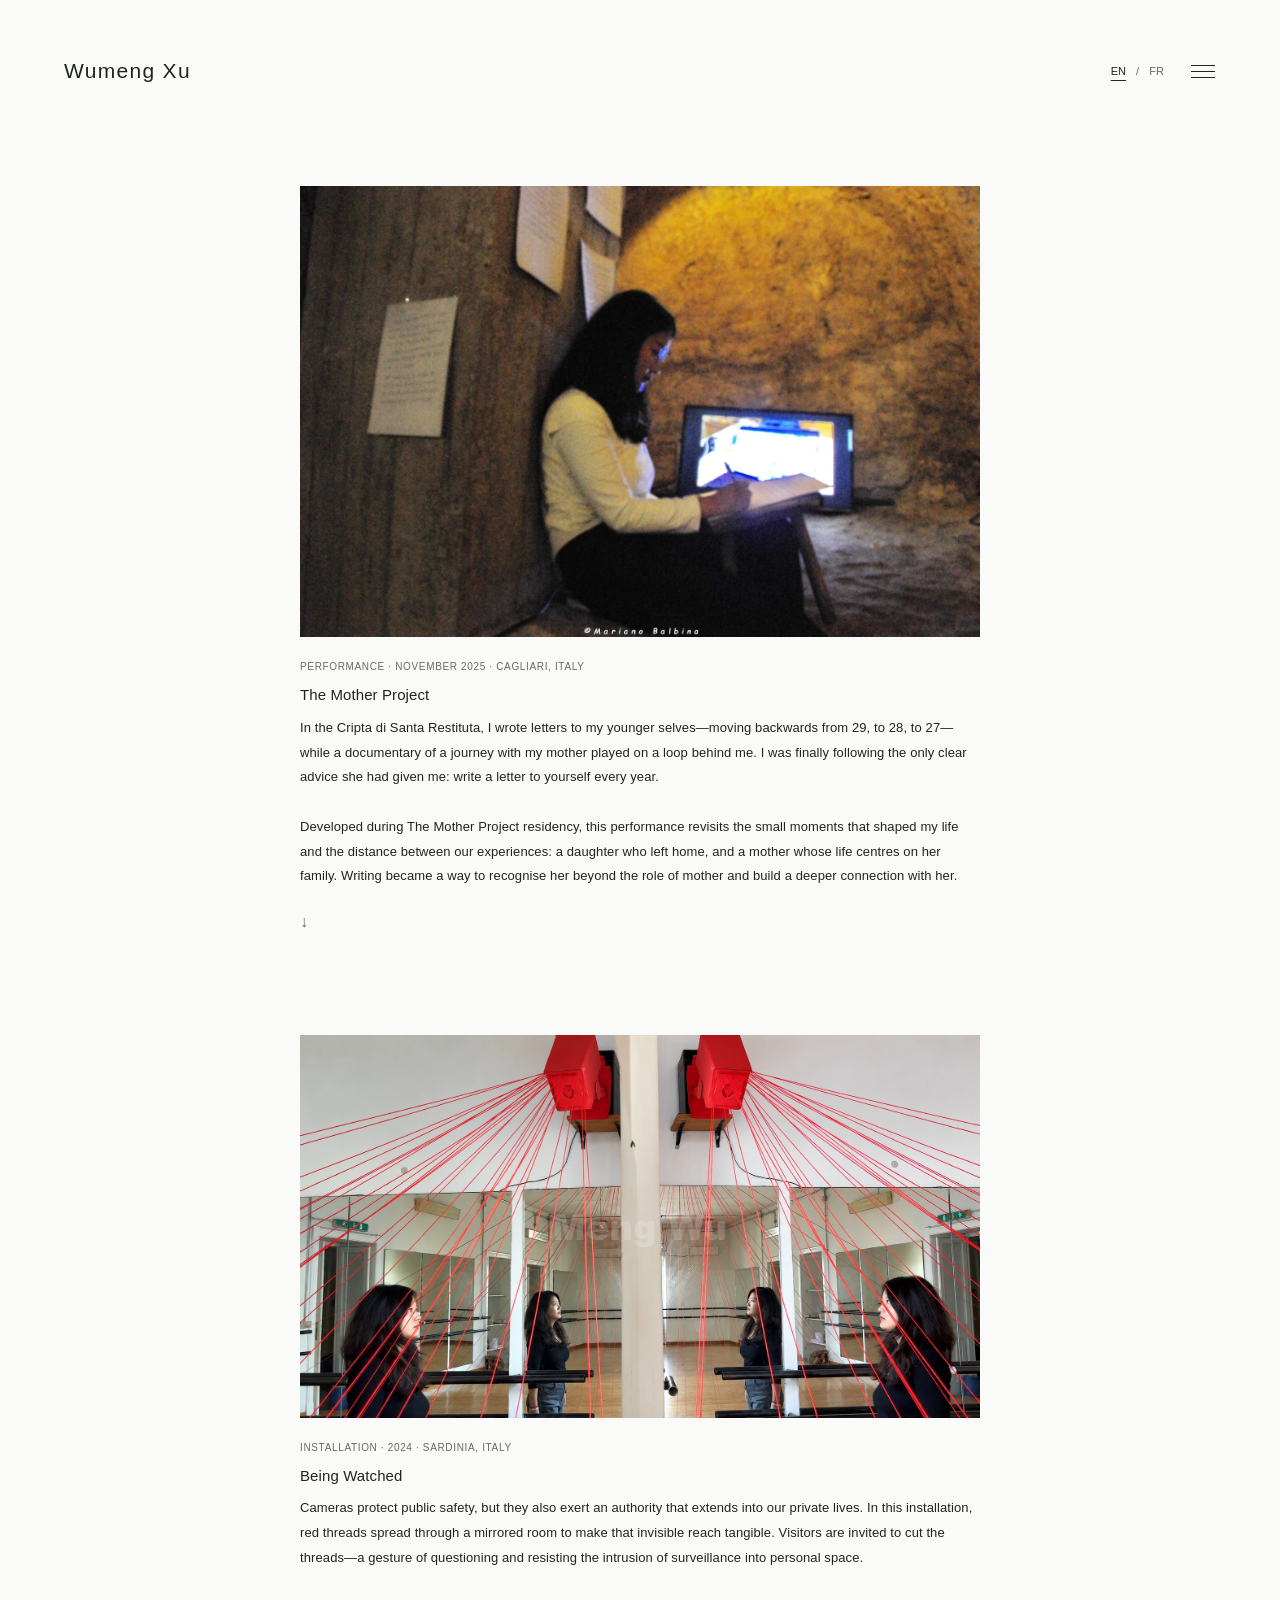
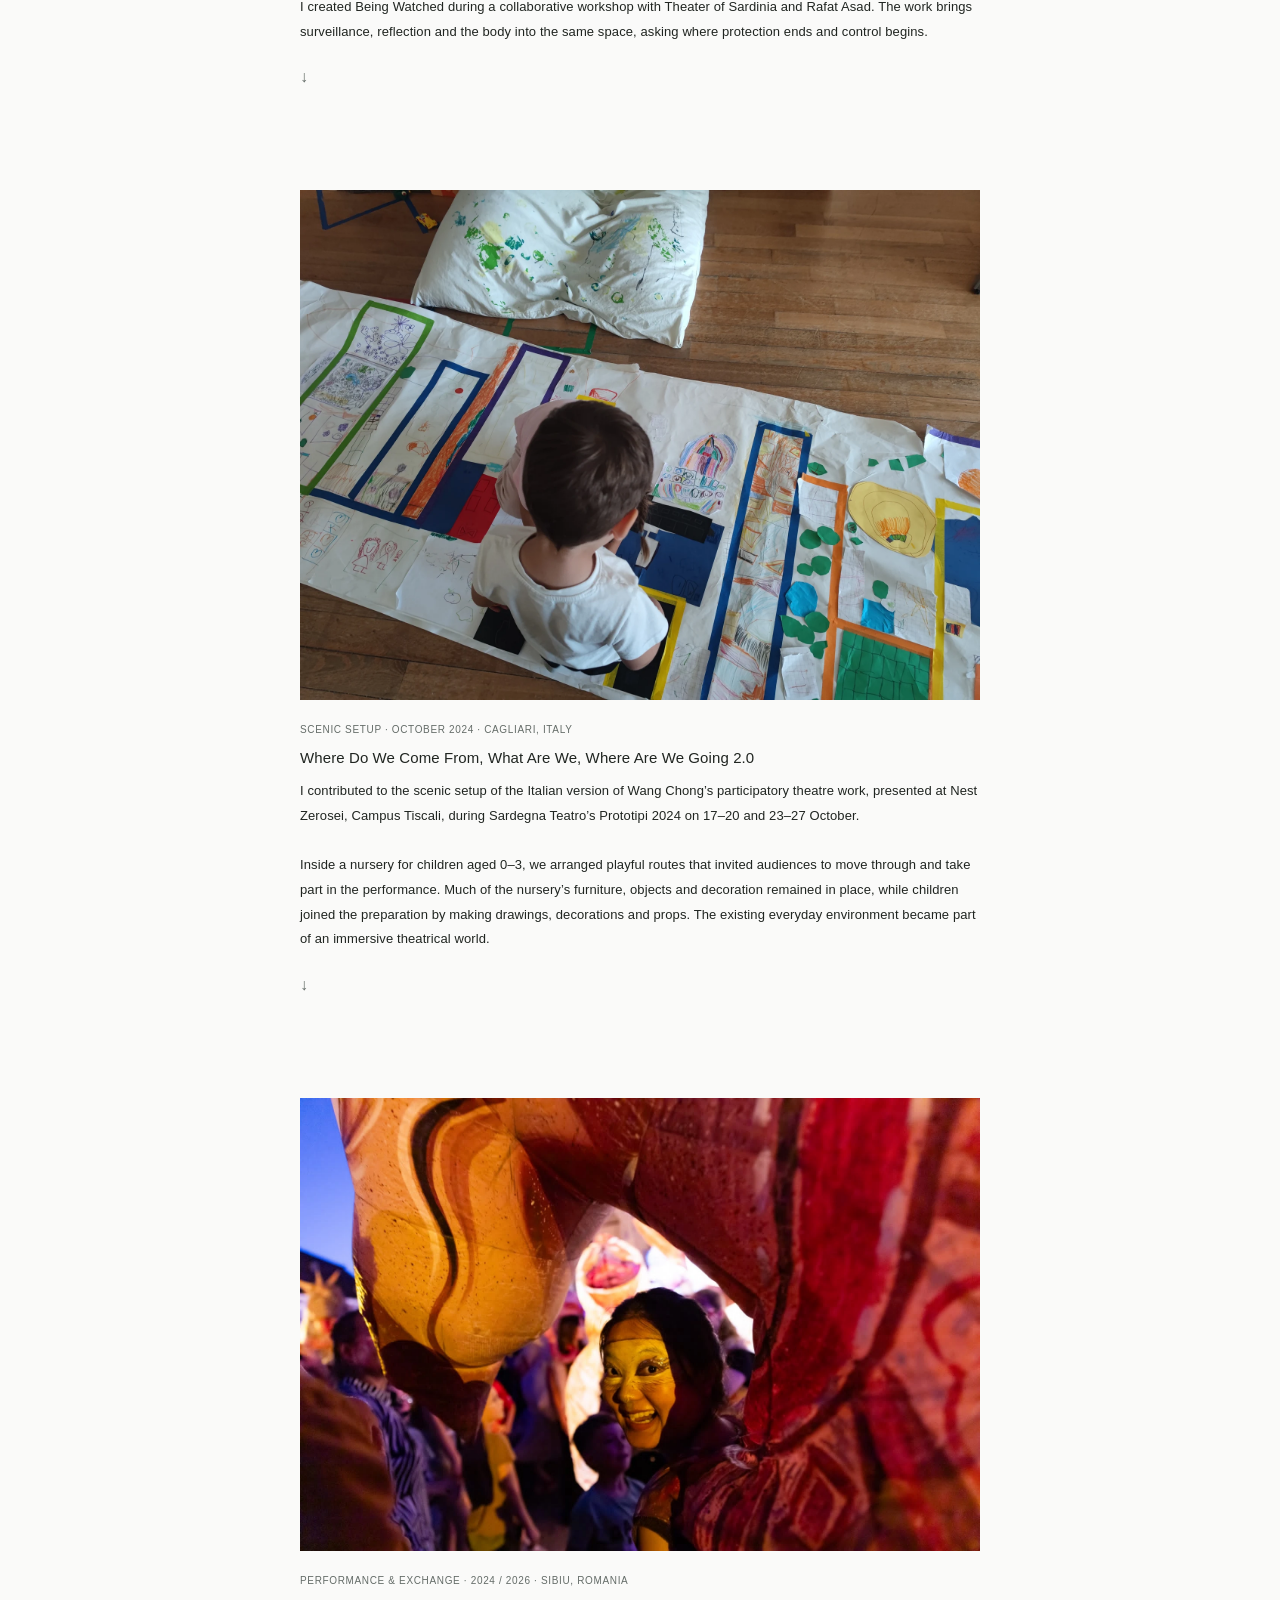
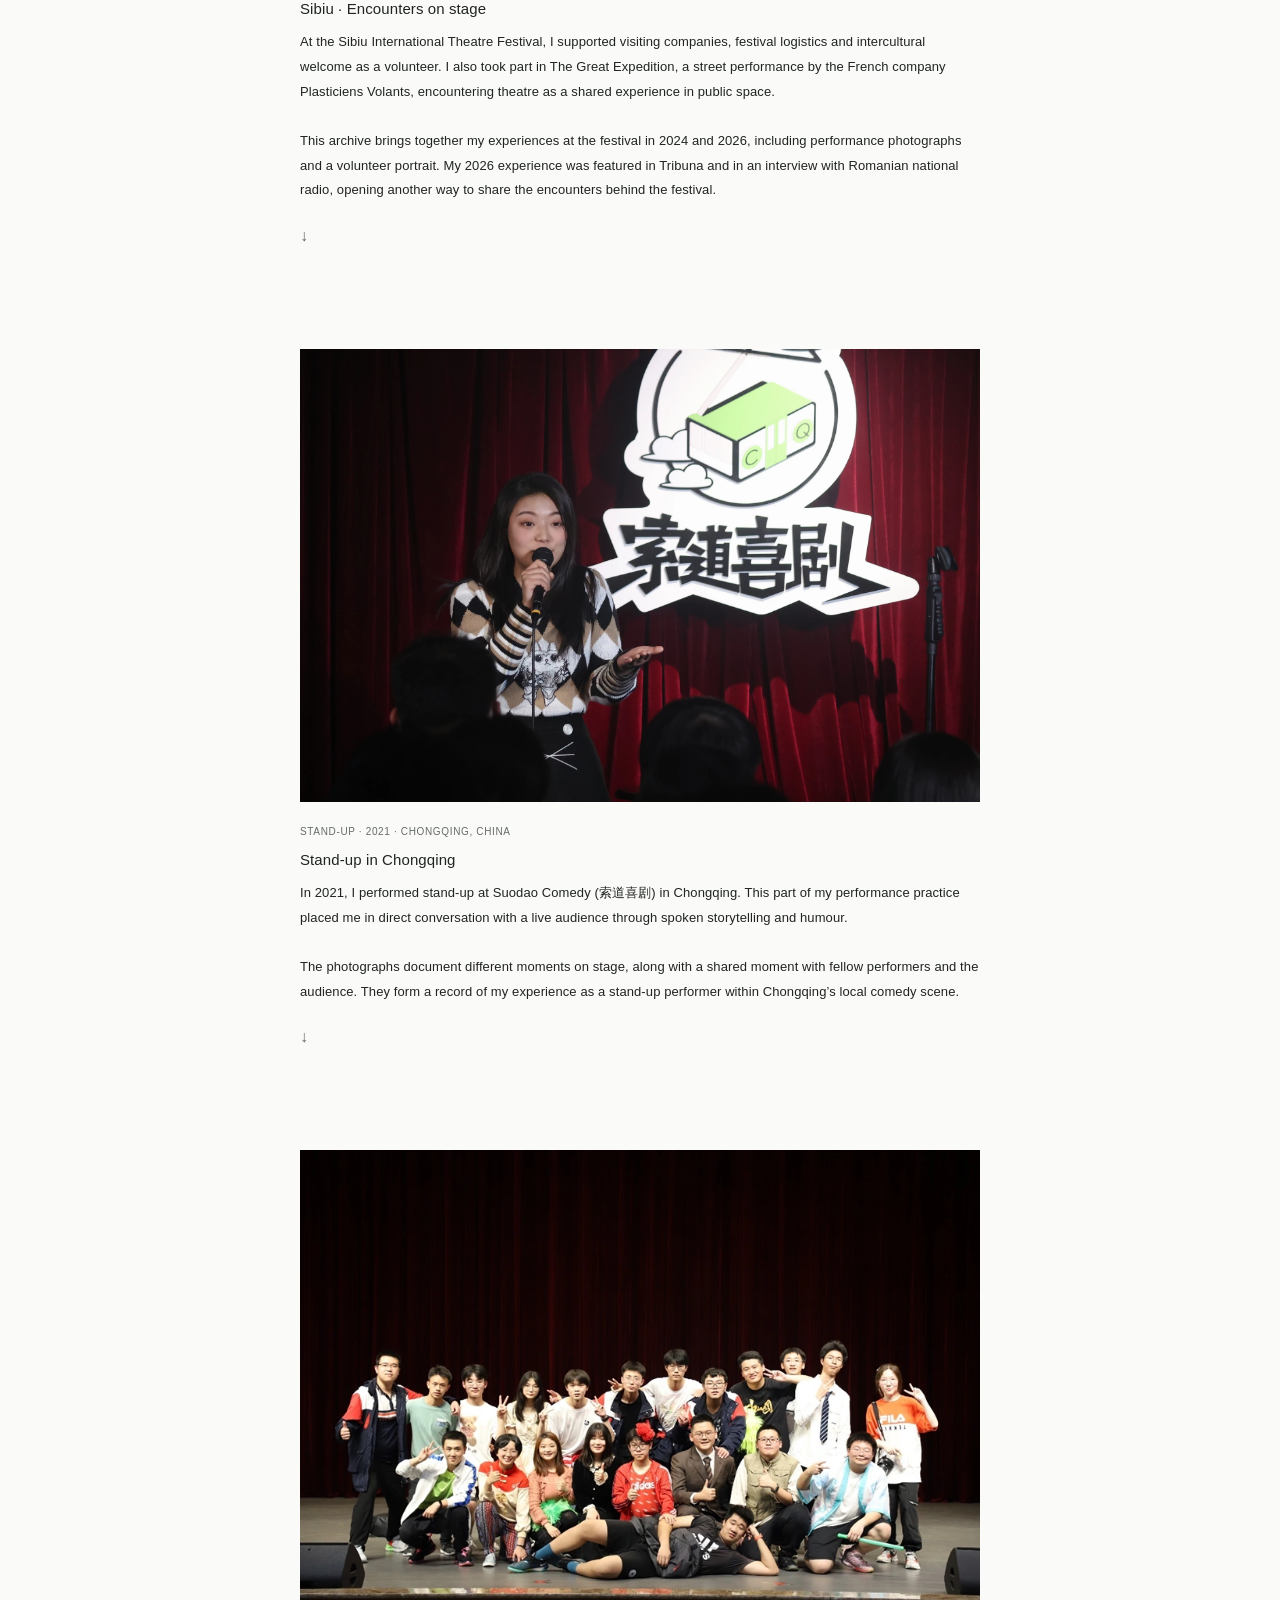
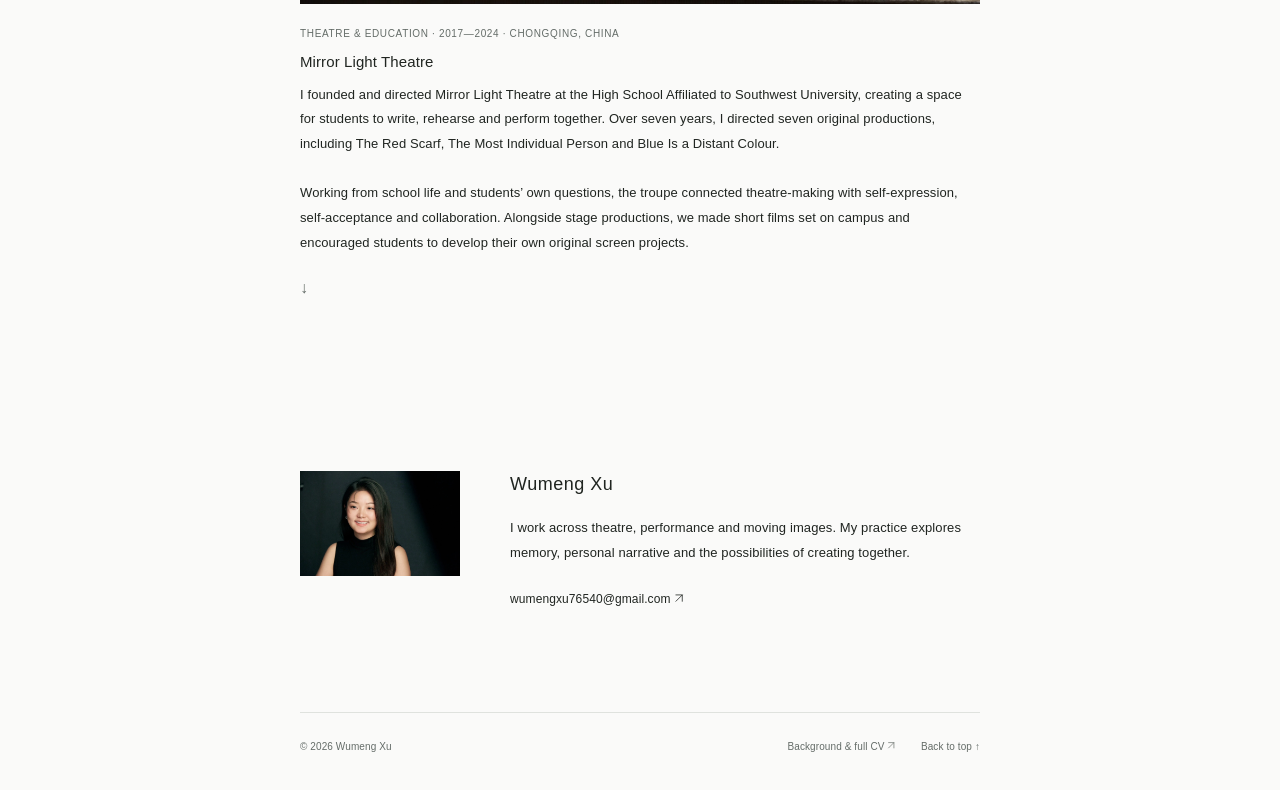
<file: index.html>
<!doctype html>
<html lang="en"><head><meta charset="utf-8"><meta name="viewport" content="width=device-width, initial-scale=1"><meta name="theme-color" content="#f5f8f8"><title>Wumeng Xu — Theatre, Memory & Social Practice</title><meta name="description" content="Wumeng Xu is a theatre practitioner and educator working with personal memory, performance and collective creation across China and Europe."><meta property="og:title" content="Wumeng Xu — Theatre, Memory & Social Practice"><meta property="og:description" content="Performance, personal memory and collective creation. Explore selected projects and arts education practice."><meta property="og:type" content="website"><link rel="icon" href="favicon.svg" type="image/svg+xml"><link rel="stylesheet" href="style.css?v=6954469cb4da"><script src="mother.js?v=2c552a20132a" defer></script><script src="mirror.js?v=42d2519ea86c" defer></script><script src="prototipi.js?v=2c5f4b7ade21" defer></script><script src="standup.js?v=a73b79684e92" defer></script><script src="app.js?v=6018f1640904" defer></script><link rel="stylesheet" href="journal.css?v=0cb1ff148194"><script src="journal.js?v=e9b1aabb2222" defer></script></head>
<body class="album artist-journal"><a class="skip" href="#work" data-i="albumSkip">Skip to works</a>
<header class="album-header journal-header"><h1 class="journal-name"><a class="wordmark" href="#home">Wumeng Xu</a></h1><div class="languages" role="group" aria-label="Language"><button data-lang="en" aria-pressed="true">EN</button><span>/</span><button data-lang="fr" aria-pressed="false">FR</button></div><button class="journal-menu-toggle" aria-controls="journal-navigation" aria-expanded="false" aria-label="Open menu"><span></span><span></span><span></span></button><nav id="journal-navigation" aria-label="Main navigation" hidden><a href="#work" data-i="albumWorks">Works</a><a href="#about" data-i="albumAbout">About / Contact</a><a class="journal-cv-link" href="resume.html" data-i="albumCV">Background & full CV ↗</a></nav></header>
<main id="home">
<section id="work" class="work-section album-work" aria-label="Selected works"><div class="projects vertical-gallery album-gallery"><a class="project mother-project" href="#project/mother"><div class="project-image mother-frame"><img src="assets/mother-cover.webp" alt="Wumeng writing during The Mother Project at the Cripta di Santa Restituta; photograph © Mariano Balbina" loading="eager" fetchpriority="high"></div><div class="journal-caption"><p class="journal-meta" data-i="journalMotherMeta">PERFORMANCE · NOVEMBER 2025 · CAGLIARI, ITALY</p><h3>The Mother Project</h3><p class="journal-copy" data-i="journalMother">In the Cripta di Santa Restituta, I wrote letters to my younger selves—moving backwards from 29, to 28, to 27—while a documentary of a journey with my mother played on a loop behind me. I was finally following the only clear advice she had given me: write a letter to yourself every year.<br><br>Developed during The Mother Project residency, this performance revisits the small moments that shaped my life and the distance between our experiences: a daughter who left home, and a mother whose life centres on her family. Writing became a way to recognise her beyond the role of mother and build a deeper connection with her.</p><span class="journal-next" aria-hidden="true">↓</span></div></a><a class="project watching-project" href="#project/watching"><div class="project-image watching-cover"><img src="assets/watching-cover-clear-19c92c8d3a.webp" alt="Being Watched: mirrored figures within an installation of radiating red threads" loading="lazy"></div><div class="journal-caption"><p class="journal-meta" data-i="journalWatchingMeta">INSTALLATION · 2024 · SARDINIA, ITALY</p><h3>Being Watched</h3><p class="journal-copy" data-i="journalWatching">Cameras protect public safety, but they also exert an authority that extends into our private lives. In this installation, red threads spread through a mirrored room to make that invisible reach tangible. Visitors are invited to cut the threads—a gesture of questioning and resisting the intrusion of surveillance into personal space.<br><br>I created Being Watched during a collaborative workshop with Theater of Sardinia and Rafat Asad. The work brings surveillance, reflection and the body into the same space, asking where protection ends and control begins.</p><span class="journal-next" aria-hidden="true">↓</span></div></a><a class="project prototipi-project" href="#project/prototipi"><div class="project-image"><img src="assets/prototipi-5.webp" alt="A child contributing drawings and collage to the performance environment" loading="lazy"></div><div class="journal-caption"><p class="journal-meta" data-i="journalPrototipiMeta">SCENIC SETUP · OCTOBER 2024 · CAGLIARI, ITALY</p><h3>Where Do We Come From, What Are We, Where Are We Going 2.0</h3><p class="journal-copy" data-i="journalPrototipi">I contributed to the scenic setup of the Italian version of Wang Chong’s participatory theatre work, presented at Nest Zerosei, Campus Tiscali, during Sardegna Teatro’s Prototipi 2024 on 17–20 and 23–27 October.<br><br>Inside a nursery for children aged 0–3, we arranged playful routes that invited audiences to move through and take part in the performance. Much of the nursery’s furniture, objects and decoration remained in place, while children joined the preparation by making drawings, decorations and props. The existing everyday environment became part of an immersive theatrical world.</p><span class="journal-next" aria-hidden="true">↓</span></div></a><a class="project sibiu-project" href="#project/sibiu"><div class="project-image"><img src="assets/sibiu-1.webp" alt="Wumeng Xu taking part in The Great Expedition at the Sibiu International Theatre Festival" loading="lazy"></div><div class="journal-caption"><p class="journal-meta" data-i="journalSibiuMeta">PERFORMANCE & EXCHANGE · 2024 / 2026 · SIBIU, ROMANIA</p><h3 data-i="albumSibiu">Sibiu · Encounters on stage</h3><p class="journal-copy" data-i="journalSibiu">At the Sibiu International Theatre Festival, I supported visiting companies, festival logistics and intercultural welcome as a volunteer. I also took part in The Great Expedition, a street performance by the French company Plasticiens Volants, encountering theatre as a shared experience in public space.<br><br>This archive brings together my experiences at the festival in 2024 and 2026, including performance photographs and a volunteer portrait. My 2026 experience was featured in Tribuna and in an interview with Romanian national radio, opening another way to share the encounters behind the festival.</p><span class="journal-next" aria-hidden="true">↓</span></div></a><a class="project standup-project" href="#project/standup"><div class="project-image"><img src="assets/standup-2.webp" alt="Wumeng Xu performing stand-up at Suodao Comedy, Chongqing, 2021" loading="lazy"></div><div class="journal-caption"><p class="journal-meta" data-i="journalStandupMeta">STAND-UP · 2021 · CHONGQING, CHINA</p><h3 data-i="standupTitle">Stand-up in Chongqing</h3><p class="journal-copy" data-i="journalStandup">In 2021, I performed stand-up at Suodao Comedy (索道喜剧) in Chongqing. This part of my performance practice placed me in direct conversation with a live audience through spoken storytelling and humour.<br><br>The photographs document different moments on stage, along with a shared moment with fellow performers and the audience. They form a record of my experience as a stand-up performer within Chongqing’s local comedy scene.</p><span class="journal-next" aria-hidden="true">↓</span></div></a><a class="project theatre-project" href="#project/mirror"><div class="project-image"><img src="assets/mirror-light-group-cover.webp" alt="Mirror Light Theatre troupe together on stage in front of a red curtain" loading="lazy"></div><div class="journal-caption"><p class="journal-meta" data-i="journalMirrorMeta">THEATRE & EDUCATION · 2017—2024 · CHONGQING, CHINA</p><h3 data-i="mirrorTitle">Mirror Light Theatre</h3><p class="journal-copy" data-i="journalMirror">I founded and directed Mirror Light Theatre at the High School Affiliated to Southwest University, creating a space for students to write, rehearse and perform together. Over seven years, I directed seven original productions, including The Red Scarf, The Most Individual Person and Blue Is a Distant Colour.<br><br>Working from school life and students’ own questions, the troupe connected theatre-making with self-expression, self-acceptance and collaboration. Alongside stage productions, we made short films set on campus and encouraged students to develop their own original screen projects.</p><span class="journal-next" aria-hidden="true">↓</span></div></a></div></section>
<section id="about" class="album-about"><figure><img src="assets/wumeng-portrait.webp" alt="Wumeng Xu" loading="lazy"></figure><div><p class="album-about-name">Wumeng Xu</p><p data-i="albumBio">I work across theatre, performance and moving images. My practice explores memory, personal narrative and the possibilities of creating together.</p><a class="album-email" href="mailto:wumengxu76540@gmail.com">wumengxu76540@gmail.com ↗</a></div></section></main>
<footer class="album-footer"><span>© 2026 Wumeng Xu</span><a class="cv-link" data-cv-page="resume" href="resume.html" data-i="albumCV">Background & full CV ↗</a><a href="#home" data-i="backTop">Back to top ↑</a></footer>
<dialog id="project-dialog" aria-labelledby="project-title"><div class="dialog-toolbar"><a class="wordmark" href="#home">WUMENG XU</a><button id="close-project" data-i="close">Close ×</button></div><article id="project-content"></article></dialog></body></html>
</file>
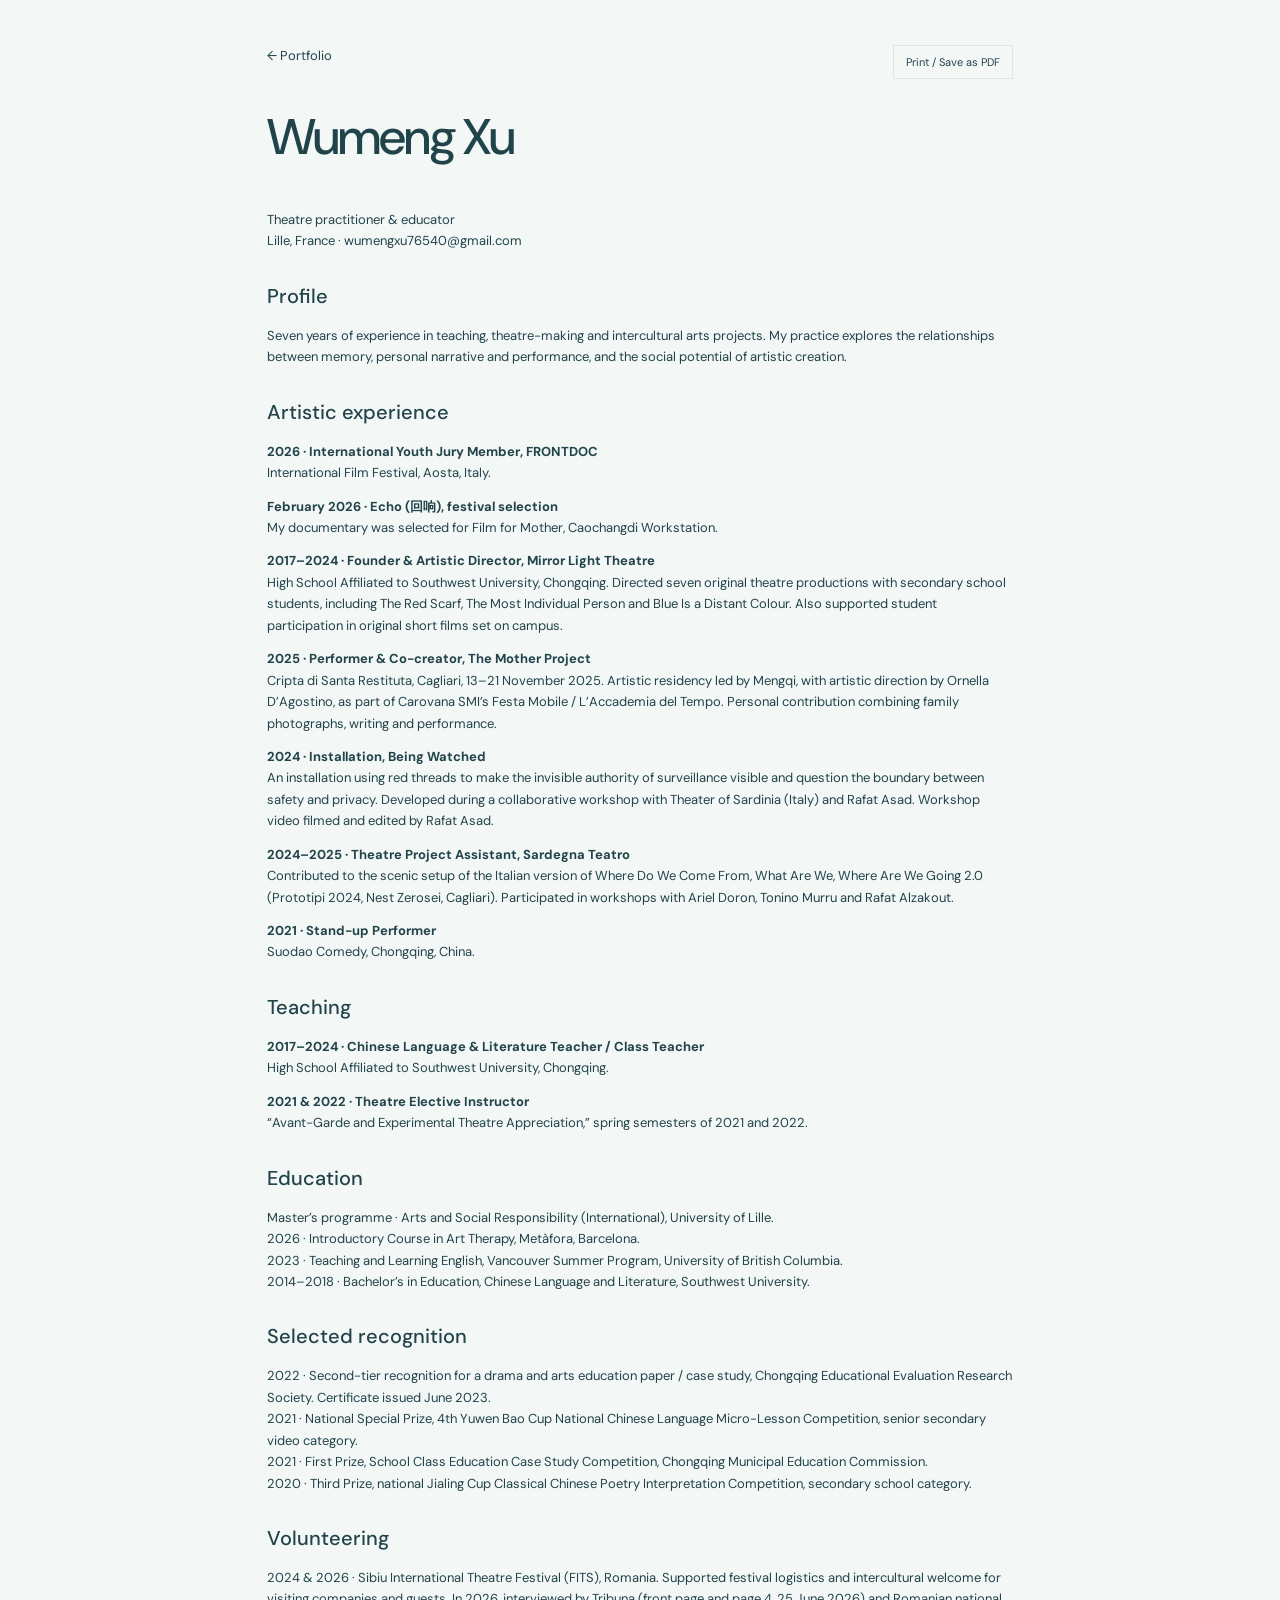
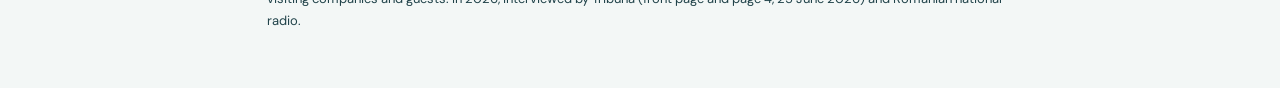
<file: cv.html>
<!doctype html><html lang="en"><head><meta charset="utf-8"><meta name="viewport" content="width=device-width,initial-scale=1"><title>Wumeng Xu — CV</title><link rel="stylesheet" href="style.css?v=6954469cb4da"><link rel="icon" href="favicon.svg"><script src="cv.js?v=24af0268c36a" defer></script></head><body><main class="cv-page"><a href="index.html">← Portfolio</a><button id="print" style="float:right">Print / Save as PDF</button><div id="cv-content"></div></main></body></html>
</file>
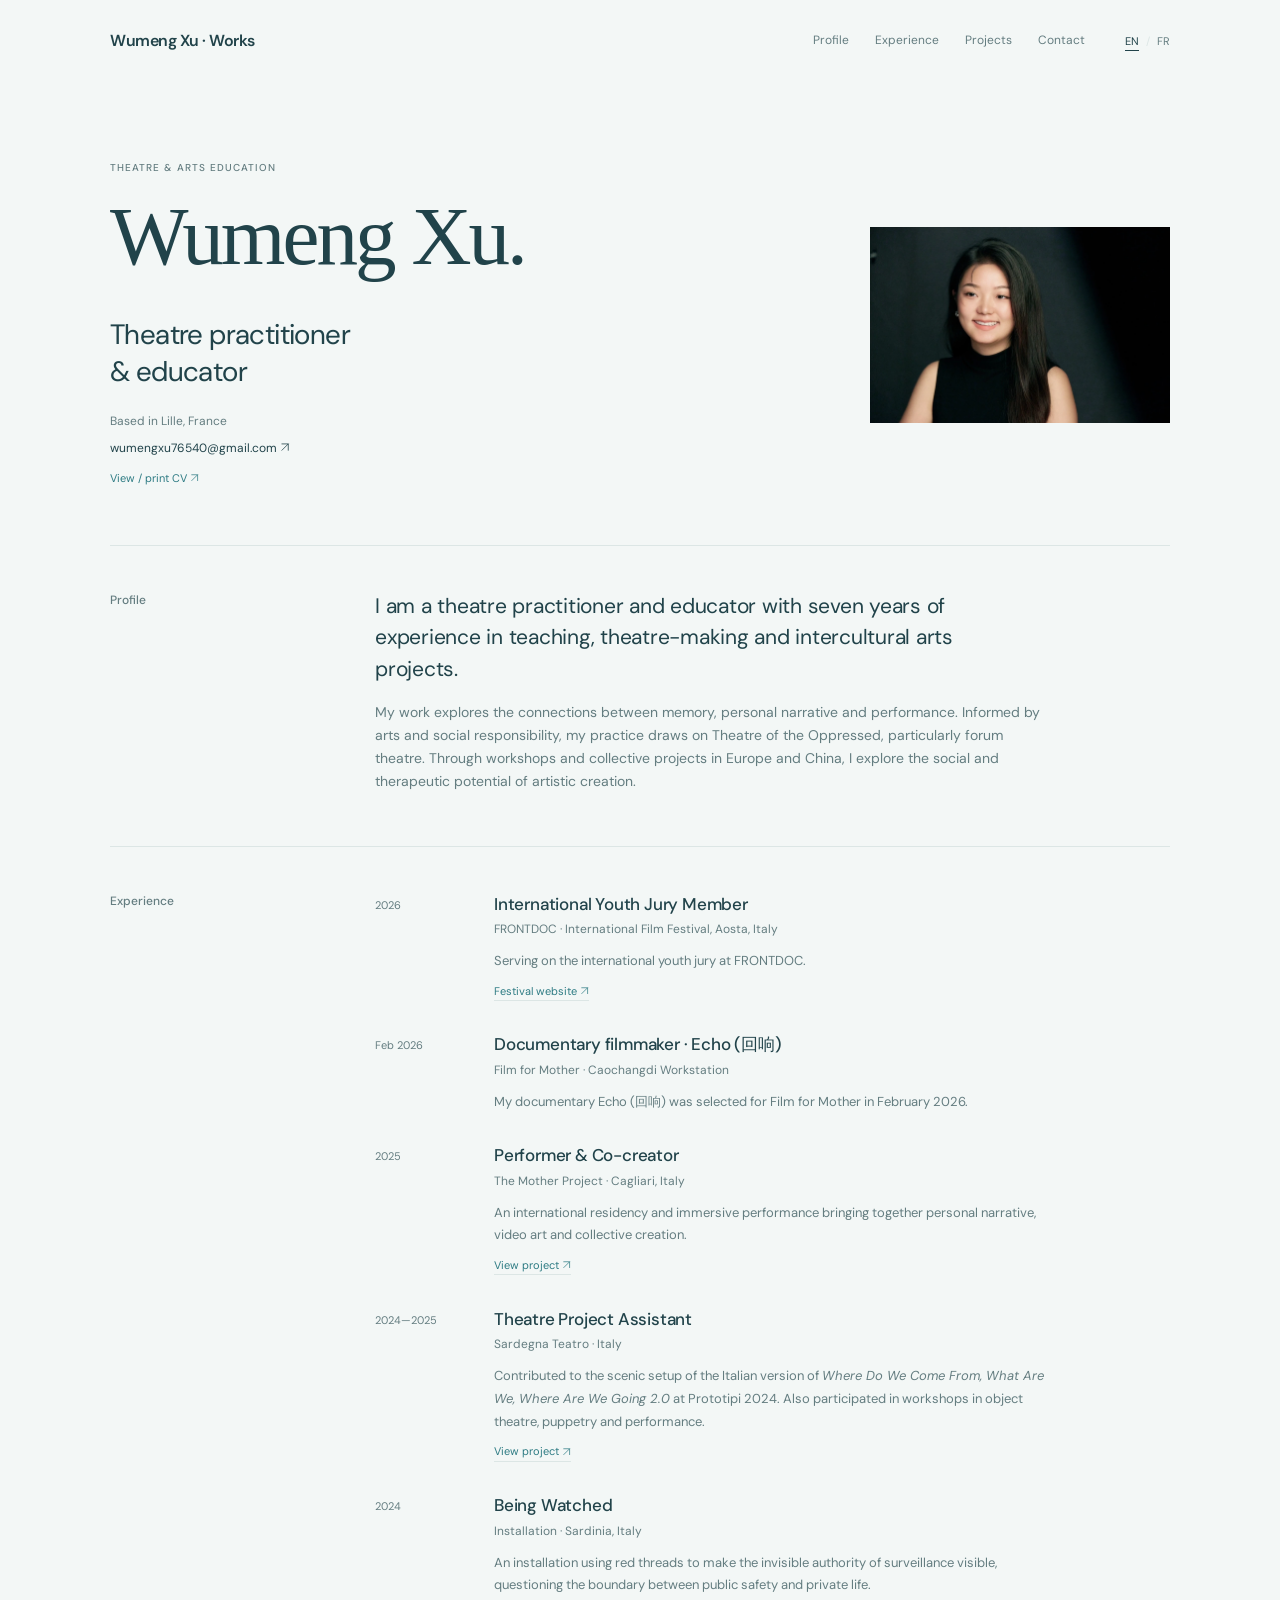
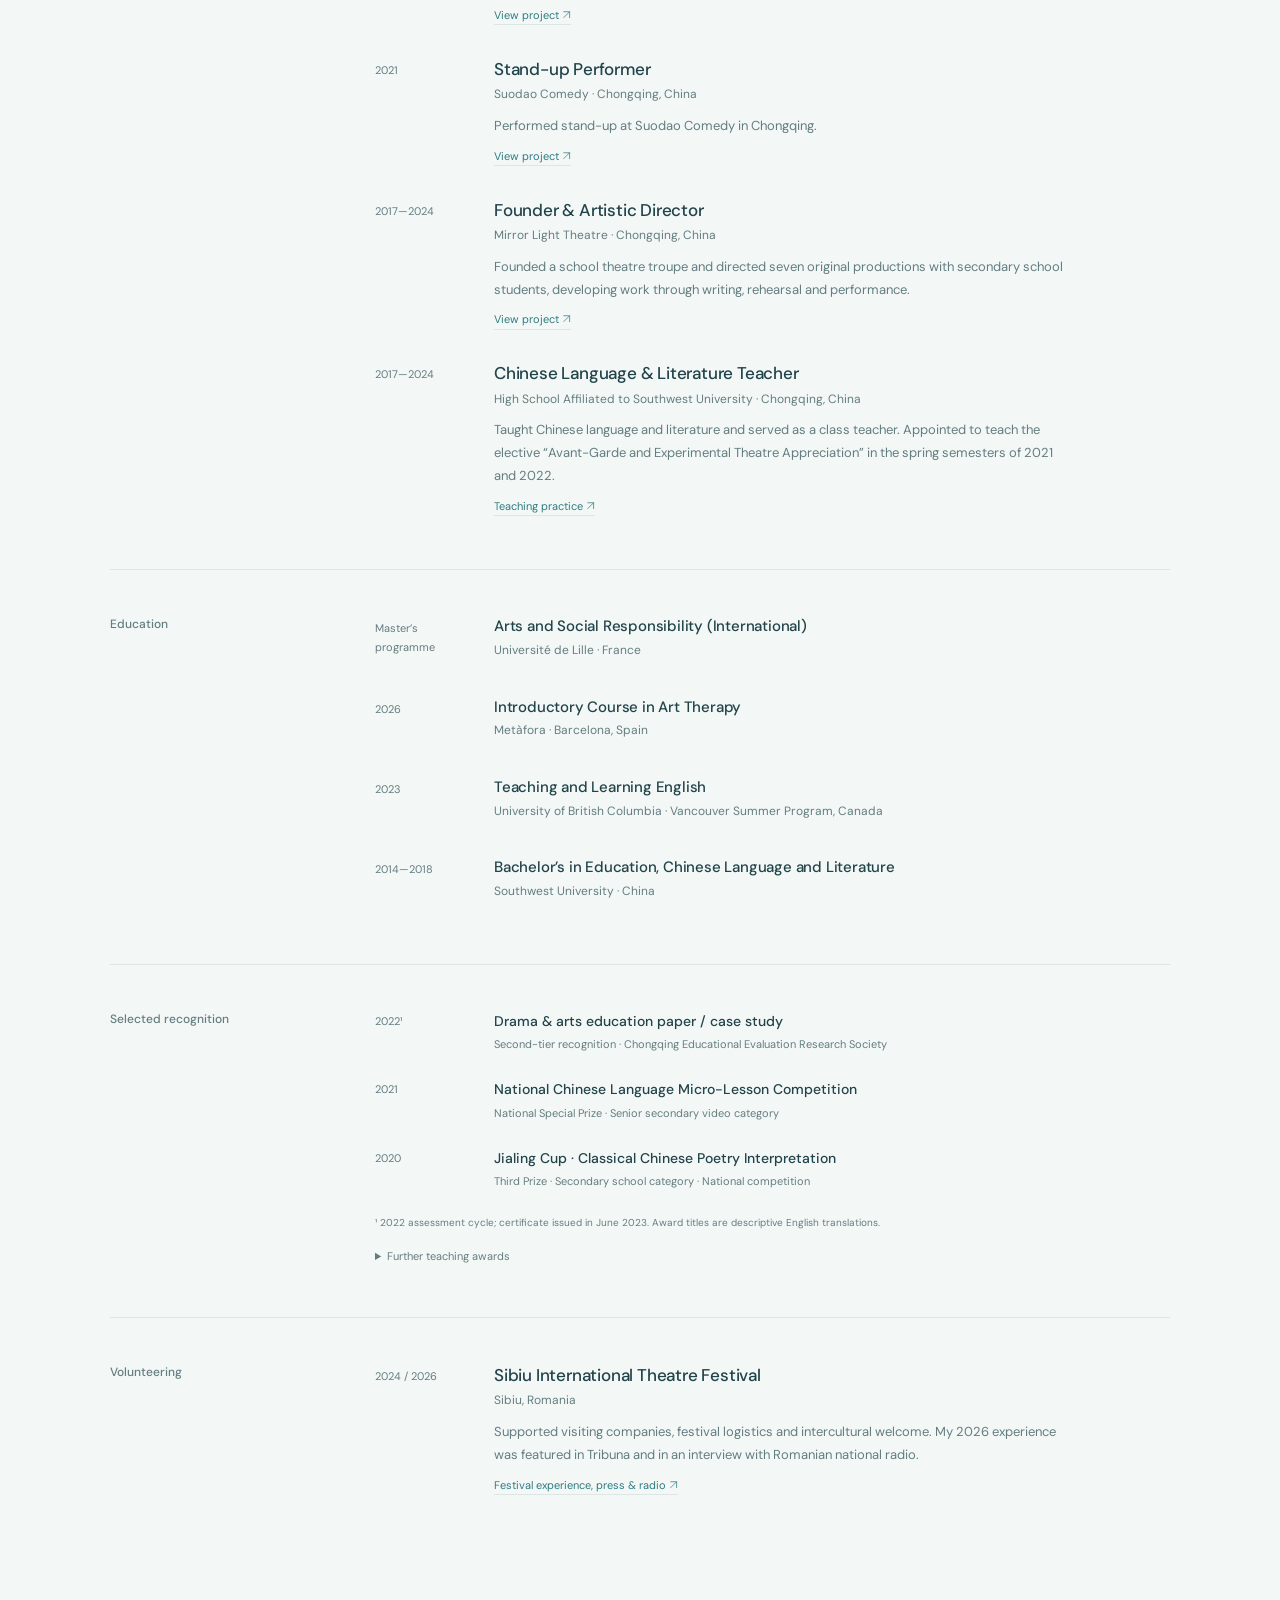
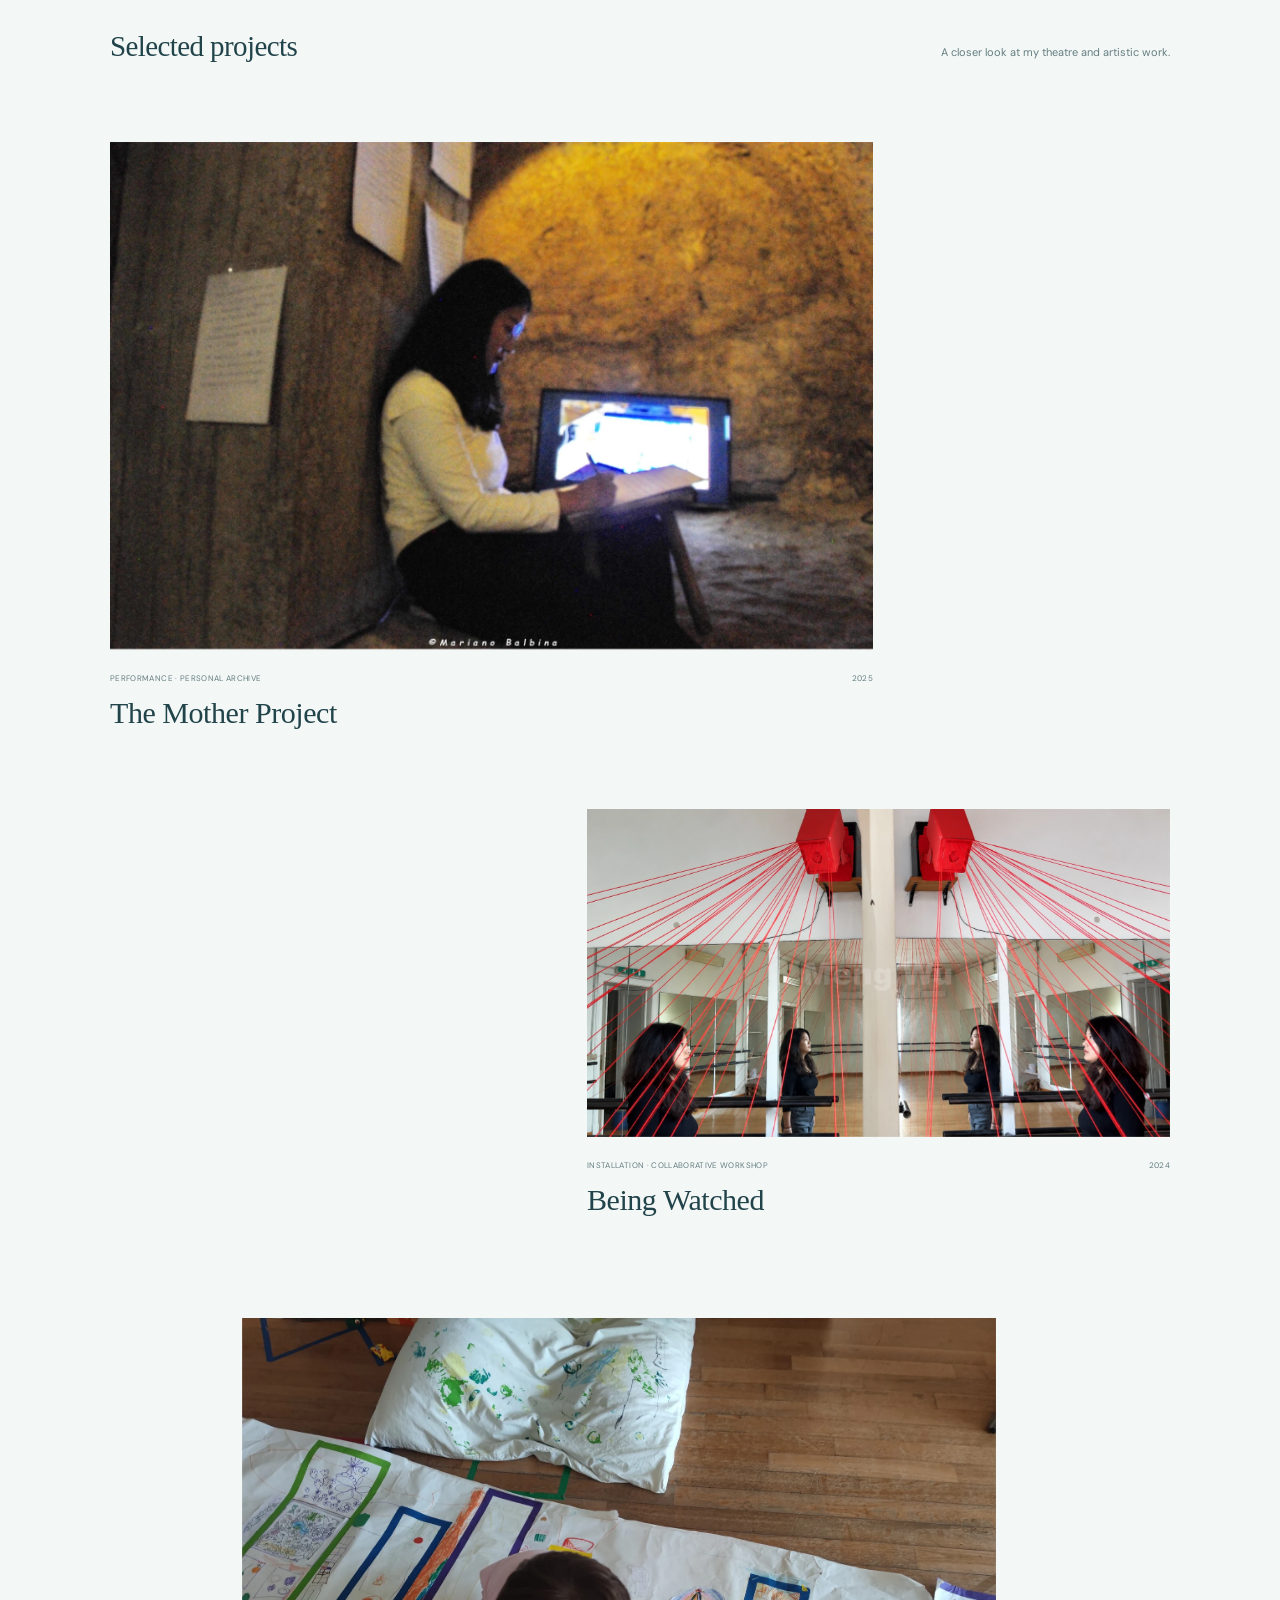
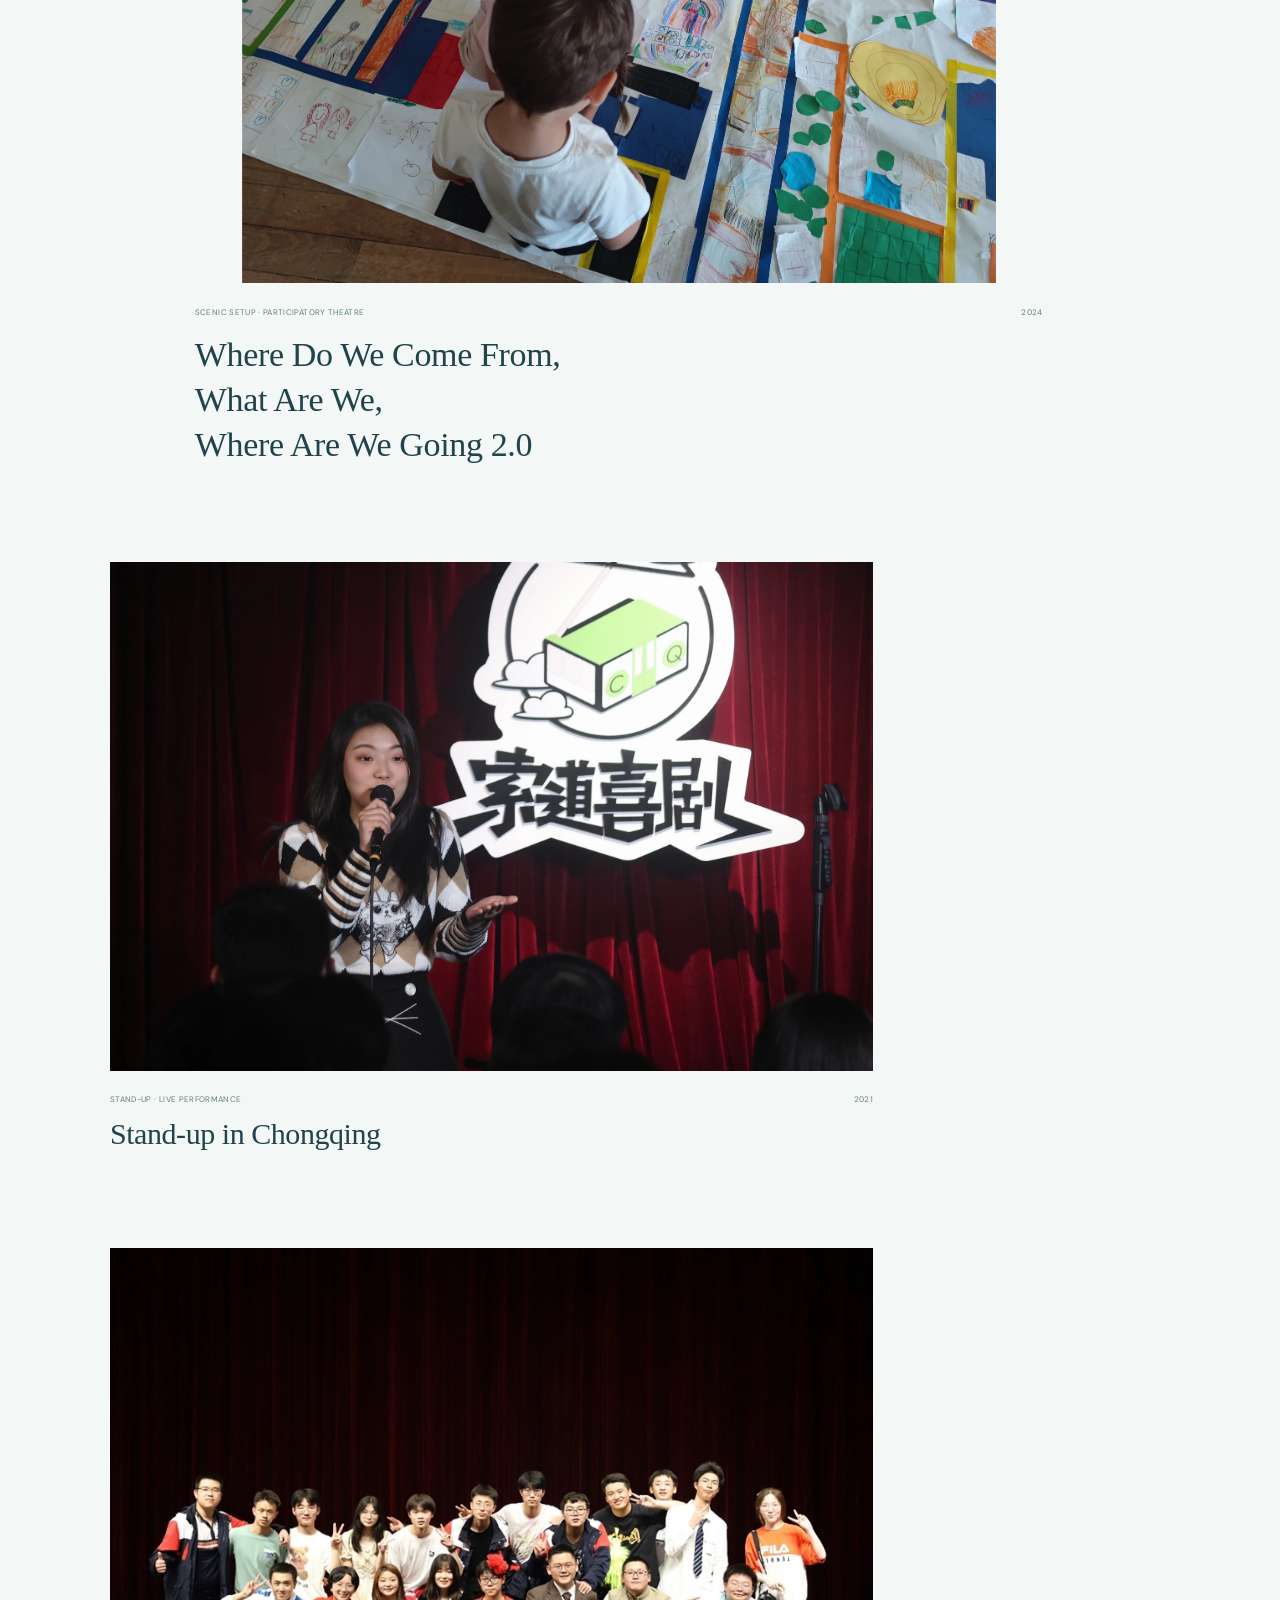
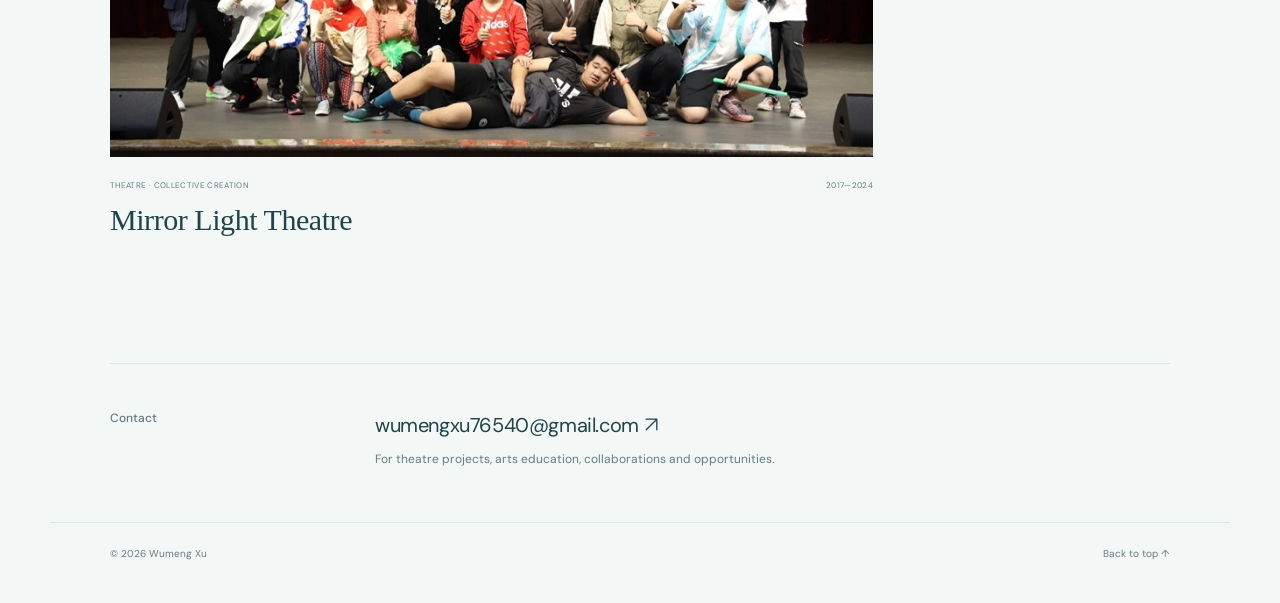
<file: resume.html>
<!doctype html>
<html lang="en"><head><meta charset="utf-8"><meta name="viewport" content="width=device-width, initial-scale=1"><meta name="theme-color" content="#f5f8f8"><title>Wumeng Xu — Theatre, Memory & Social Practice</title><meta name="description" content="Wumeng Xu is a theatre practitioner and educator working with personal memory, performance and collective creation across China and Europe."><meta property="og:title" content="Wumeng Xu — Theatre, Memory & Social Practice"><meta property="og:description" content="Performance, personal memory and collective creation. Explore selected projects and arts education practice."><meta property="og:type" content="website"><link rel="icon" href="favicon.svg" type="image/svg+xml"><link rel="stylesheet" href="style.css?v=6954469cb4da"><script src="mother.js?v=2c552a20132a" defer></script><script src="mirror.js?v=42d2519ea86c" defer></script><script src="prototipi.js?v=2c5f4b7ade21" defer></script><script src="standup.js?v=a73b79684e92" defer></script><script src="app.js?v=6018f1640904" defer></script></head>
<body class="resume-page"><a class="skip" href="#about" data-i="skip">Skip to profile</a>
<header><a class="wordmark" href="index.html#work">Wumeng Xu · Works</a><nav aria-label="Main navigation"><a href="#about" data-i="about">Profile</a><a href="#practice" data-i="practice">Experience</a><a href="#work" data-i="work">Projects</a><a href="#contact" data-i="contact">Contact</a></nav><div class="languages" role="group" aria-label="Language"><button data-lang="en" aria-pressed="true">EN</button><span>/</span><button data-lang="fr" aria-pressed="false">FR</button></div></header>
<main id="home"><section class="profile-hero"><div class="hero-identity"><p class="eyebrow" data-i="profileLabel">THEATRE & ARTS EDUCATION</p><h1>Wumeng Xu<span class="name-period">.</span></h1><div class="profile-summary"><p class="role" data-i="role">Theatre practitioner<br> & educator</p><div class="profile-facts"><p data-i="based">Based in Lille, France</p><a href="mailto:wumengxu76540@gmail.com">wumengxu76540@gmail.com ↗</a><a class="cv-link" href="cv.html?lang=en" target="_blank" rel="noopener" data-i="cv">View / print CV ↗</a></div></div></div><figure class="profile-portrait"><img src="assets/wumeng-portrait.webp" alt="Portrait of Wumeng Xu" width="1206" height="789" fetchpriority="high"></figure></section>
<section id="about" class="resume-section"><h2 data-i="about">Profile</h2><div class="section-body about-text"><p class="profile-lead" data-i="profileLead">I am a theatre practitioner and educator with seven years of experience in teaching, theatre-making and intercultural arts projects.</p><p data-i="profileBody">My work explores the connections between memory, personal narrative and performance. Informed by arts and social responsibility, my practice draws on Theatre of the Oppressed, particularly forum theatre. Through workshops and collective projects in Europe and China, I explore the social and therapeutic potential of artistic creation.</p></div></section>
<section id="practice" class="resume-section"><h2 data-i="experience">Experience</h2><div class="section-body timeline">
<article><p class="date">2026</p><div><h3 data-i="juryRole">International Youth Jury Member</h3><p class="institution">FRONTDOC <span data-i="juryPlace">· International Film Festival, Aosta, Italy</span></p><p data-i="juryCopy">Serving on the international youth jury at FRONTDOC.</p><a class="inline-link" href="https://www.frontdoc.it/" target="_blank" rel="noopener" data-i="festivalLink">Festival website ↗</a></div></article>
<article><p class="date" data-i="filmDate">Feb 2026</p><div><h3 data-i="filmRole">Documentary filmmaker · Echo (回响)</h3><p class="institution" data-i="filmFestival">Film for Mother · Caochangdi Workstation</p><p data-i="filmCopy">My documentary Echo (回响) was selected for Film for Mother in February 2026.</p></div></article>
<article><p class="date">2025</p><div><h3 data-i="exp2Title">Performer & Co-creator</h3><p class="institution">The Mother Project <span data-i="cagliari">· Cagliari, Italy</span></p><p data-i="exp2Copy">An international residency and immersive performance bringing together personal narrative, video art and collective creation.</p><a class="inline-link" href="#project/mother" data-i="viewProject">View project ↗</a></div></article>
<article><p class="date">2024—2025</p><div><h3 data-i="exp1Title">Theatre Project Assistant</h3><p class="institution">Sardegna Teatro <span data-i="italy">· Italy</span></p><p data-i="exp1Copy">Contributed to the scenic setup of the Italian version of <em>Where Do We Come From, What Are We, Where Are We Going 2.0</em> at Prototipi 2024. Also participated in workshops in object theatre, puppetry and performance.</p><a class="inline-link" href="#project/prototipi" data-i="viewProject">View project ↗</a></div></article>


<article><p class="date">2024</p><div><h3>Being Watched</h3><p class="institution" data-i="watchPlace">Installation · Sardinia, Italy</p><p data-i="watchIntro">An installation using red threads to make the invisible authority of surveillance visible, questioning the boundary between public safety and private life.</p><a class="inline-link" href="#project/watching" data-i="viewProject">View project ↗</a></div></article>
<article><p class="date">2021</p><div><h3 data-i="standupRole">Stand-up Performer</h3><p class="institution">Suodao Comedy · <span data-i="standupPlace">Chongqing, China</span></p><p data-i="standupCopy">Performed stand-up at Suodao Comedy in Chongqing.</p><a class="inline-link" href="#project/standup" data-i="viewProject">View project ↗</a></div></article><article><p class="date">2017—2024</p><div><h3 data-i="exp3Title">Founder & Artistic Director</h3><p class="institution" data-i="exp3Place">Mirror Light Theatre · Chongqing, China</p><p data-i="exp3Copy">Founded a school theatre troupe and directed seven original productions with secondary school students, developing work through writing, rehearsal and performance.</p><a class="inline-link" href="#project/mirror" data-i="viewProject">View project ↗</a></div></article>
<article><p class="date">2017—2024</p><div><h3 data-i="exp4Title">Chinese Language & Literature Teacher</h3><p class="institution" data-i="exp4Place">High School Affiliated to Southwest University · Chongqing, China</p><p data-i="exp4Copy">Taught Chinese language and literature and served as a class teacher. Appointed to teach the elective “Avant-Garde and Experimental Theatre Appreciation” in the spring semesters of 2021 and 2022.</p><a class="inline-link" href="#project/education" data-i="viewPractice">Teaching practice ↗</a></div></article>
</div></section>
<section class="resume-section" id="education"><h2 data-i="educationHeading">Education</h2><div class="section-body timeline education">
<article><p class="date" data-i="studyField">Master’s programme</p><div><h3 data-i="degree1">Arts and Social Responsibility (International)</h3><p class="institution">Université de Lille <span data-i="france">· France</span></p></div></article>
<article><p class="date">2026</p><div><h3 data-i="degree2">Introductory Course in Art Therapy</h3><p class="institution">Metàfora <span data-i="barcelona">· Barcelona, Spain</span></p></div></article>
<article><p class="date">2023</p><div><h3>Teaching and Learning English</h3><p class="institution" data-i="ubc">University of British Columbia · Vancouver Summer Program, Canada</p></div></article>
<article><p class="date">2014—2018</p><div><h3 data-i="degree4">Bachelor’s in Education, Chinese Language and Literature</h3><p class="institution" data-i="southwest">Southwest University · China</p></div></article>
</div></section>
<section class="recognition-section"><h2 class="eyebrow" data-i="awardsLabel">Selected recognition</h2><div class="award-list"><div><span>2022¹</span><h3 data-i="award1">Drama & arts education paper / case study</h3><p data-i="award1Detail">Second-tier recognition · Chongqing Educational Evaluation Research Society</p></div><div><span>2021</span><h3 data-i="award2">National Chinese Language Micro-Lesson Competition</h3><p data-i="award2Detail">National Special Prize · Senior secondary video category</p></div><div><span>2020</span><h3 data-i="award3">Jialing Cup · Classical Chinese Poetry Interpretation</h3><p data-i="award3Detail">Third Prize · Secondary school category · National competition</p></div></div><p class="footnote" data-i="awardNote">¹ 2022 assessment cycle; certificate issued in June 2023. Award titles are descriptive English translations.</p><details><summary data-i="moreAwards">Further teaching awards</summary><ul id="further-awards"></ul></details></section><section class="resume-section" id="press"><h2 data-i="volunteering">Volunteering</h2><div class="section-body timeline"><article><p class="date">2024 / 2026</p><div><h3 data-i="fits">Sibiu International Theatre Festival</h3><p class="institution" data-i="romania">Sibiu, Romania</p><p data-i="fitsCopy">Supported visiting companies, festival logistics and intercultural welcome. My 2026 experience was featured in Tribuna and in an interview with Romanian national radio.</p><a class="inline-link" href="#project/sibiu" data-i="sibiuLink">Festival experience, press & radio ↗</a></div></article></div></section><section id="work" class="work-section"><div class="section-heading"><p class="eyebrow" data-i="selected">Selected projects</p><h2 data-i="workTitle">Selected projects</h2><p class="section-intro" data-i="workIntro">A closer look at my theatre and artistic work.</p></div><div class="projects vertical-gallery"><a class="project mother-project" href="#project/mother"><div class="project-image mother-frame"><img src="assets/mother-cover.webp" alt="Wumeng writing during The Mother Project at the Cripta di Santa Restituta; photograph © Mariano Balbina" loading="lazy"><span class="project-arrow" aria-hidden="true">↗</span></div><div class="project-meta"><span data-i="motherType">PERFORMANCE · PERSONAL ARCHIVE</span><span>2025</span></div><h3>The Mother Project</h3><p data-i="motherSummary">Seeing my mother as a woman, beyond the role of mother.</p></a><a class="project watching-project" href="#project/watching"><div class="project-image watching-cover"><img src="assets/watching-cover-clear-19c92c8d3a.webp" alt="Being Watched: mirrored figures within an installation of radiating red threads" loading="lazy"><span class="project-arrow" aria-hidden="true">↗</span></div><div class="project-meta"><span data-i="watchCategory">INSTALLATION · COLLABORATIVE WORKSHOP</span><span>2024</span></div><h3>Being Watched</h3><p data-i="watchSummary">Making the invisible authority of surveillance visible.</p></a><a class="project prototipi-project" href="#project/prototipi"><div class="project-image"><img src="assets/prototipi-5.webp" alt="A child contributing drawings and collage to the performance environment" loading="lazy"><span class="project-arrow" aria-hidden="true">↗</span></div><div class="project-meta"><span data-i="prototipiType">SCENIC SETUP · PARTICIPATORY THEATRE</span><span>2024</span></div><h3>Where Do We Come From,<br>What Are We,<br>Where Are We Going 2.0</h3><p data-i="prototipiSummary">Helping transform an early-years space into an immersive route through play.</p></a><a class="project standup-project" href="#project/standup"><div class="project-image"><img src="assets/standup-2.webp" alt="Wumeng Xu performing stand-up at Suodao Comedy, Chongqing, 2021" loading="lazy"><span class="project-arrow" aria-hidden="true">↗</span></div><div class="project-meta"><span data-i="standupCategory">STAND-UP · LIVE PERFORMANCE</span><span>2021</span></div><h3 data-i="standupTitle">Stand-up in Chongqing</h3><p data-i="standupSummary">On stage at Suodao Comedy.</p></a><a class="project theatre-project" href="#project/mirror"><div class="project-image"><img src="assets/mirror-light-group-cover.webp" alt="Mirror Light Theatre troupe together on stage in front of a red curtain" loading="lazy"><span class="project-arrow" aria-hidden="true">↗</span></div><div class="project-meta"><span data-i="mirrorType">THEATRE · COLLECTIVE CREATION</span><span>2017—2024</span></div><h3 data-i="mirrorTitle">Mirror Light Theatre</h3><p data-i="mirrorSummary">A school theatre troupe as a place for young people to find their voices.</p></a></div></section><section id="contact" class="resume-section"><h2 data-i="contact">Contact</h2><div class="section-body"><a class="contact-email" href="mailto:wumengxu76540@gmail.com">wumengxu76540@gmail.com ↗</a><p data-i="contactShort">For theatre projects, arts education, collaborations and opportunities.</p></div></section></main><footer><span>© 2026 Wumeng Xu</span><a href="#home" data-i="backTop">Back to top ↑</a></footer><dialog id="project-dialog" aria-labelledby="project-title"><div class="dialog-toolbar"><a class="wordmark" href="#home">WUMENG XU</a><button id="close-project" data-i="close">Close ×</button></div><article id="project-content"></article></dialog></body></html>
</file>
<file: style.css>
@import url('https://fonts.googleapis.com/css2?family=DM+Sans:wght@400;450;500;600;700&display=swap');
:root{--paper:#f5f8f8;--ink:#173b46;--muted:#5c777f;--line:#d3e0e2;--accent:#2d7b83}*{box-sizing:border-box}html{scroll-behavior:smooth;scroll-padding-top:35px}body{margin:0;background:var(--paper);color:var(--ink);font:15px/1.65 'DM Sans',Arial,sans-serif}a{color:inherit;text-decoration:none}a:hover{color:var(--accent)}button{font:inherit;color:inherit;cursor:pointer}a:focus-visible,button:focus-visible,summary:focus-visible{outline:2px solid var(--accent);outline-offset:5px}h1,h2,h3,p,figure{margin:0}h1,h2,h3{font-weight:500}header,main,footer{max-width:1180px;margin-inline:auto}header{display:flex;align-items:center;padding:28px 60px;gap:40px}.wordmark{font-size:16px;font-weight:600;letter-spacing:-.5px}nav{display:flex;gap:26px;margin-left:auto;font-size:12px;color:var(--muted)}.languages{display:flex;gap:7px;align-items:center;font-size:11px}.languages button{padding:2px 0;border:0;background:none;color:var(--muted)}.languages button[aria-pressed=true]{color:var(--ink);text-decoration:underline;text-underline-offset:5px}.languages>span{color:var(--line)}main{padding:0 60px}.profile-hero{padding:78px 0 55px}.eyebrow{font-size:10px;letter-spacing:1.7px;color:var(--muted);font-weight:500}.profile-hero h1{font-size:clamp(60px,8.8vw,113px);letter-spacing:-6px;line-height:1.1;margin:14px 0 35px}.name-period{color:var(--accent)}.profile-summary{display:grid;grid-template-columns:1fr 1fr;gap:40px}.role{font-size:28px;line-height:1.3;letter-spacing:-.6px}.profile-facts{font-size:12px;justify-self:start;padding-top:4px;line-height:1.9}.profile-facts>p{color:var(--muted);margin-bottom:8px}.profile-facts>a{display:block}.profile-facts .cv-link{display:inline-block;color:var(--accent);border-bottom:1px solid var(--line);margin-top:12px;font-size:11px}.resume-section{border-top:1px solid var(--line);padding:38px 0 45px;display:grid;grid-template-columns:220px 1fr;gap:45px}.resume-section>h2{font-size:12px;line-height:1.6;font-weight:500;color:var(--muted)}.section-body>p{font-size:14px;max-width:665px;color:var(--muted);margin-top:16px}.section-body>p.profile-lead{font-size:21px;line-height:1.5;color:var(--ink);margin-top:0;letter-spacing:-.25px}.timeline article{display:grid;grid-template-columns:95px 1fr;gap:24px;margin-bottom:30px}.timeline article:last-child{margin-bottom:0}.date{font-size:11px;color:var(--muted);padding-top:4px}.timeline h3{font-size:17px;line-height:1.5;letter-spacing:-.2px}.institution{font-size:12px;color:var(--muted);margin:3px 0 10px}.timeline article>div>p:not(.institution){font-size:13px;max-width:570px;color:var(--muted);line-height:1.75}.inline-link{font-size:11px;display:inline-block;border-bottom:1px solid var(--line);color:var(--accent);margin-top:9px}.education article{margin-bottom:25px}.education h3{font-size:15px}.recognition-section{display:grid;grid-template-columns:220px 1fr;gap:0 45px;border-top:1px solid var(--line);padding:38px 0 45px}.recognition-section>.eyebrow{font-size:12px;letter-spacing:0}.award-list{grid-column:2}.award-list>div{display:grid;grid-template-columns:95px 1fr;gap:3px 24px;margin-bottom:25px}.award-list>div>span{font-size:11px;color:var(--muted);padding-top:2px}.award-list h3{font-size:14px;line-height:1.6;font-weight:500}.award-list p{grid-column:2;color:var(--muted);font-size:11px}.footnote{grid-column:2;font-size:10px;color:var(--muted);max-width:590px}details{grid-column:2;font-size:11px;color:var(--muted);margin-top:15px}summary{cursor:pointer}details ul{padding-left:16px}details li{margin:12px 0}.work-section{border-top:1px solid var(--line);padding:38px 0 55px}.section-heading{display:grid;grid-template-columns:220px 1fr;gap:45px;margin-bottom:28px}.section-heading>.eyebrow{font-size:12px;letter-spacing:0}.section-heading h2{display:none}.section-intro{color:var(--muted);font-size:13px}.projects{display:grid;grid-template-columns:1fr 1fr;gap:28px;margin-left:265px}.project-image{position:relative;height:190px;overflow:hidden;background:#e8eff0}.project-image img{width:100%;height:100%;object-fit:cover;transition:transform .4s}.mother-frame img{object-fit:contain;padding:16px}.project:hover img{transform:scale(1.025)}.project-arrow{position:absolute;right:10px;bottom:8px;background:var(--paper);width:25px;height:25px;text-align:center;font-size:17px}.project-meta{display:flex;justify-content:space-between;gap:10px;font-size:8px;letter-spacing:.5px;color:var(--muted);margin-top:13px}.project h3{font-size:18px;letter-spacing:-.4px;margin-top:6px}.project>p{font-size:12px;color:var(--muted);margin-top:5px}.contact-email{font-size:20px;letter-spacing:-.4px;overflow-wrap:anywhere}#contact .section-body>p{font-size:12px;margin-top:8px}footer{display:flex;justify-content:space-between;border-top:1px solid var(--line);padding:23px 60px 40px;font-size:10px;color:var(--muted)}.skip{position:absolute;top:-70px;left:20px;background:var(--paper);z-index:5;padding:10px}.skip:focus{top:10px}dialog{border:0;padding:0;width:100vw;max-width:none;height:100dvh;max-height:none;background:var(--paper);color:var(--ink)}dialog::backdrop{background:#163a45a0}.modal-open{overflow:hidden}.dialog-toolbar{position:sticky;top:0;z-index:2;background:var(--paper);padding:24px 5%;border-bottom:1px solid var(--line);display:flex;justify-content:space-between;align-items:center}.dialog-toolbar button{border:0;background:none;font-size:12px}#project-content{max-width:1020px;margin:auto;padding:60px 50px 85px}.detail-title{font-size:clamp(36px,6vw,68px);line-height:1.15;letter-spacing:-2px;margin:18px 0 30px}.detail-meta{display:flex;flex-wrap:wrap;gap:15px 30px;font-size:11px;color:var(--muted);border-block:1px solid var(--line);padding:16px 0;margin-bottom:35px}.detail-lead{font-size:24px;max-width:750px;line-height:1.5}.detail-copy{font-size:14px;color:var(--muted);line-height:1.9;max-width:700px;margin:25px 0 35px}.detail-gallery{display:grid;grid-template-columns:1fr 1fr;gap:25px;margin:35px 0}.detail-gallery img{width:100%;height:380px;object-fit:contain;background:#e8eff0}.detail-gallery figcaption{font-size:10px;color:var(--muted);padding-top:10px}.detail-quote{font-size:24px;line-height:1.5;margin:45px 0;padding:0 0 0 22px;border-left:2px solid var(--accent);max-width:730px}.detail-subtitle{font-size:20px;letter-spacing:-.3px}.detail-nav{display:flex;justify-content:space-between;gap:25px;border-top:1px solid var(--line);padding-top:25px;margin-top:45px;font-size:12px}.cv-page{max-width:900px;padding:45px 6%;font-size:13px}.cv-page h1{font-size:50px;letter-spacing:-2px;margin:30px 0}.cv-page h2{font-size:20px;margin:28px 0 12px}.cv-page p{margin:12px 0}.cv-page button{padding:7px 12px;border:1px solid var(--line);background:transparent;font-size:11px}
@media(max-width:900px){header{padding-inline:35px}main{padding-inline:35px}.resume-section,.recognition-section,.section-heading{grid-template-columns:150px 1fr;gap:0 30px}.projects{margin-left:180px}.profile-hero h1{font-size:85px;letter-spacing:-4px}.timeline article,.award-list>div{grid-template-columns:80px 1fr;gap:6px 18px}.project-image{height:165px}.profile-hero{padding-top:55px}footer{padding-inline:35px}}
@media(max-width:600px){header{padding:22px 22px;gap:20px;flex-wrap:wrap}.wordmark{font-size:15px}nav{order:3;margin-left:0;gap:23px;width:100%;font-size:11px}.languages{margin-left:auto}main{padding-inline:22px}.profile-hero{padding:40px 0 35px}.profile-hero h1{font-size:clamp(50px,12.5vw,75px);letter-spacing:-3px;margin:15px 0 25px}.profile-summary{grid-template-columns:1fr;gap:22px}.role{font-size:24px}.role br{display:none}.role br:after{content:' '}.profile-facts{font-size:12px}.resume-section,.recognition-section{display:block;padding:28px 0 32px}.resume-section>h2,.recognition-section>.eyebrow{margin-bottom:20px;font-size:11px}.section-body>p.profile-lead{font-size:19px}.section-body>p{font-size:13px}.timeline article,.award-list>div{grid-template-columns:70px 1fr;gap:5px 15px}.timeline h3{font-size:15px}.date{font-size:10px}.timeline article>div>p:not(.institution){font-size:12px}.institution{font-size:11px}.award-list h3{font-size:13px}.award-list p{font-size:10px}.footnote{font-size:9px}.work-section{padding:28px 0 35px}.section-heading{display:block;margin-bottom:20px}.section-heading .eyebrow{margin-bottom:15px;font-size:11px}.section-intro{font-size:12px}.projects{margin-left:0;gap:25px;grid-template-columns:1fr}.project-image{height:225px}.project-meta{font-size:8px}.project h3{font-size:19px}.project>p{font-size:12px}.contact-email{font-size:clamp(14px,4.1vw,20px)}footer{padding:20px 22px 30px;font-size:9px}#project-content{padding:35px 22px}.detail-title{font-size:39px;letter-spacing:-1.4px}.detail-lead{font-size:20px}.detail-gallery{grid-template-columns:1fr}.detail-gallery img{height:auto;max-height:500px}.detail-copy{font-size:13px}.detail-quote{font-size:21px;margin-left:0}.detail-meta{font-size:10px}.detail-nav{font-size:11px}}
@media(prefers-reduced-motion:reduce){html{scroll-behavior:auto}*{transition:none!important}}@media print{body{background:white;color:#173b46}.cv-page{font-size:11px;padding:0}.cv-page>button,.cv-page>a{display:none}.cv-page h1{font-size:32px}.cv-page h2{font-size:17px;margin-top:20px}.cv-page p{break-inside:avoid}}
.mother-hero{margin:15px 0 48px}.mother-hero>img{display:block;width:100%;height:auto;object-fit:contain}.mother-hero figcaption{font-size:10px;color:var(--muted);margin-top:10px}.mother-lead{margin-top:40px;font-size:31px;letter-spacing:-.5px}.mother-statement{max-width:690px;margin:55px 0 65px;border-top:1px solid var(--line);padding-top:30px}.mother-statement h2{margin-bottom:25px}.mother-statement p{font-size:15px;line-height:1.95;margin:20px 0}.mother-statement .statement-signature{font-size:12px;color:var(--muted);margin-top:30px}.mother-statement details{margin-top:30px;max-width:650px}.mother-statement details p{font-size:13px}.mother-section-title{border-top:1px solid var(--line);padding-top:30px;margin-top:50px}.mother-performance{grid-template-columns:repeat(3,1fr)}.mother-performance img{height:420px}.mother-context{padding:25px 0}.mother-credits{max-width:700px;margin:30px 0;font-size:12px}.mother-credits>div{display:grid;grid-template-columns:130px 1fr;border-top:1px solid var(--line);padding:12px 0}.mother-credits dt{color:var(--muted)}.mother-credits dd{margin:0}.mother-archive img{object-fit:contain}.mother-poster{margin:40px 0 25px}.mother-poster figure{margin-top:20px;max-width:600px}.mother-poster img{width:100%;height:auto}.mother-poster figcaption{font-size:10px;color:var(--muted);margin-top:10px}.mother-frame img{padding:0;object-fit:contain;background:#182b2e}.mother-frame{height:220px}@media(max-width:600px){.mother-lead{font-size:25px}.mother-statement{margin-top:35px}.mother-statement p{font-size:14px;line-height:1.85}.mother-performance{grid-template-columns:1fr}.mother-performance img{height:auto;max-height:650px}.mother-credits>div{grid-template-columns:105px 1fr}.mother-hero{margin-bottom:30px}.mother-frame{height:auto;aspect-ratio:1.507}.mother-frame img{height:100%}}
.watching-card{display:flex;flex-direction:column;justify-content:space-between;background:#e4eef0;color:var(--ink);padding:20px 24px}.watching-card>span:first-child{font-size:8px;letter-spacing:1.5px;color:var(--muted)}.watching-card strong{font-size:36px;line-height:1.1;letter-spacing:-1.2px;font-weight:400}.video-embed{position:relative;aspect-ratio:16/9;width:100%;background:#dce8eb;margin-top:24px}.video-embed iframe{position:absolute;inset:0;width:100%;height:100%;border:0}.video-credit{font-size:11px;color:var(--muted);margin:12px 0}.watching-project{margin-top:12px}@media(max-width:600px){.watching-card{height:225px}.watching-card strong{font-size:44px}}
.press-teaser{display:grid;grid-template-columns:155px 1fr;gap:25px;align-items:center}.press-teaser>img{width:155px;height:145px;object-fit:cover;object-position:55% center}.press-teaser h3{font-size:20px;line-height:1.35;letter-spacing:-.4px;margin:9px 0}.press-teaser div>p:not(.eyebrow){color:var(--muted);font-size:12px}.radio-section,.sibiu-press{border-top:1px solid var(--line);margin-top:45px;padding-top:30px}.radio-section h2,.sibiu-press h2{margin-top:12px}.radio-section audio{display:block;width:100%;max-width:700px;margin:20px 0;accent-color:var(--accent)}.newspaper-gallery{align-items:start}.newspaper-gallery img{height:auto;max-height:none;background:transparent}.press-source-title{font-size:15px;font-style:italic;max-width:690px;margin-bottom:10px}.sibiu-festival img{height:300px}@media(max-width:600px){.press-teaser{grid-template-columns:85px 1fr;gap:18px}.press-teaser>img{width:85px;height:115px}.press-teaser h3{font-size:17px}.press-teaser div>p:not(.eyebrow){font-size:11px}.sibiu-festival img{height:auto}}
.watching-cover{height:220px;background:#dfe9ea}.watching-cover img{object-fit:contain;width:100%;height:100%}.watching-hero img{object-fit:contain}@media(max-width:600px){.watching-cover{height:auto;aspect-ratio:16/9}}
.profile-hero{display:grid;grid-template-columns:minmax(0,1fr) 300px;gap:55px;align-items:center}.hero-identity{min-width:0}.profile-hero h1{font-size:clamp(60px,6.5vw,87px);letter-spacing:-4px}.profile-summary{grid-template-columns:1fr;gap:20px}.profile-portrait{width:100%;align-self:center}.profile-portrait img{display:block;width:100%;height:auto}.profile-facts{padding-top:0}.profile-facts>p{margin-bottom:4px}.profile-facts .cv-link{margin-top:8px}@media(max-width:900px){.profile-hero{grid-template-columns:minmax(0,1fr) 240px;gap:35px}.profile-hero h1{font-size:62px;letter-spacing:-3px}.role{font-size:25px}}@media(max-width:680px){.profile-hero{grid-template-columns:1fr;gap:28px}.profile-hero h1{font-size:clamp(50px,12.5vw,75px)}.profile-portrait{max-width:430px}.profile-summary{gap:20px}.profile-portrait img{height:auto}}
/* A single-column picture gallery, with project descriptions inside each entry. */
.projects.vertical-gallery{display:flex;flex-direction:column;gap:64px;margin-left:auto;max-width:860px;width:100%;padding-top:12px}.vertical-gallery .project{display:block;width:100%;margin:0;padding:0}.vertical-gallery .project-image{height:auto;aspect-ratio:auto;background:transparent;overflow:hidden}.vertical-gallery .project-image img{display:block;width:100%;height:auto;max-height:650px;object-fit:contain;padding:0;background:transparent}.vertical-gallery .project-arrow{right:16px;bottom:16px;width:34px;height:34px;display:grid;place-items:center;font-size:22px}.vertical-gallery .project-meta{font-size:9px;letter-spacing:.6px;margin-top:17px}.vertical-gallery .project h3{font-size:24px;margin-top:6px;line-height:1.35}.vertical-gallery .project>p{display:none}.vertical-gallery .project:hover img{transform:none}.vertical-gallery .project:hover h3{color:var(--accent)}.vertical-gallery .project:focus-visible{outline-offset:10px}.work-section{padding-bottom:65px}.press-section .institution{margin-top:5px}.press-section .inline-link{margin-top:3px}@media(max-width:900px){.projects.vertical-gallery{margin-left:0;max-width:none}}@media(max-width:600px){.projects.vertical-gallery{gap:38px;padding-top:4px}.vertical-gallery .project h3{font-size:21px}.vertical-gallery .project-meta{font-size:8px;margin-top:12px}.vertical-gallery .project-arrow{right:10px;bottom:10px;width:28px;height:28px;font-size:19px}.work-section{padding-bottom:38px}}
.vertical-gallery .project-image{aspect-ratio:3/2}.vertical-gallery .project-image img{height:100%;max-height:none}.vertical-gallery .watching-cover{aspect-ratio:16/9}
/* An open, irregular hanging of works, with slow independent breathing. */
:root{--paper:#f3f7f6;--line:#dce6e5;--ink:#21434a;--muted:#647d80}
.profile-hero h1{font-family:Georgia,'Times New Roman',serif;font-weight:400;letter-spacing:-3px}.name-period{color:var(--ink)}.profile-hero .eyebrow{letter-spacing:1px}.profile-facts .cv-link{border-bottom-color:transparent}.resume-section,.recognition-section{padding-top:45px;padding-bottom:52px}.work-section{border-top:0;padding-top:75px;padding-bottom:100px}.work-section .section-heading{display:flex;justify-content:space-between;align-items:baseline;gap:35px;border:0;margin-bottom:70px}.work-section .section-heading>.eyebrow{font-family:Georgia,'Times New Roman',serif;font-size:29px;letter-spacing:-.6px;color:var(--ink);font-weight:400}.work-section .section-intro{font-size:11px;max-width:260px}.projects.vertical-gallery{max-width:none;width:100%;margin:0;gap:95px;padding:0 0 25px}.vertical-gallery .project{position:relative;width:72%;align-self:flex-start}.vertical-gallery .project:nth-child(2){width:55%;align-self:flex-end;margin-top:-18px}.vertical-gallery .project:nth-child(3){width:80%;align-self:flex-start;margin-left:8%;margin-top:5px}.vertical-gallery .project-image{overflow:visible;animation:gallery-breathe 12s ease-in-out infinite;transform-origin:50% 60%;will-change:transform}.vertical-gallery .project:nth-child(2) .project-image{animation-duration:15s;animation-delay:-5s}.vertical-gallery .project:nth-child(3) .project-image{animation-duration:14s;animation-delay:-9s}.vertical-gallery .project-image img{object-fit:contain;box-shadow:none}.vertical-gallery .project-arrow{display:none}.vertical-gallery .project-meta{margin-top:22px;letter-spacing:.35px;font-size:8px;color:var(--muted)}.vertical-gallery .project h3{font-family:Georgia,'Times New Roman',serif;font-size:30px;font-weight:400;letter-spacing:-.45px;line-height:1.25;margin-top:9px}.vertical-gallery .project:hover .project-image,.vertical-gallery .project:focus-visible .project-image{animation-play-state:paused}.vertical-gallery .project:hover h3{color:var(--ink);font-style:italic}.vertical-gallery .project:focus-visible{outline:1px solid var(--accent);outline-offset:14px}.section-intro{line-height:1.8}
@keyframes gallery-breathe{0%,100%{transform:translate3d(0,3px,0) scale(1)}50%{transform:translate3d(0,-5px,0) scale(1.004)}}
@media(max-width:900px){.vertical-gallery .project{width:80%}.vertical-gallery .project:nth-child(2){width:66%}.vertical-gallery .project:nth-child(3){width:86%;margin-left:3%}.work-section .section-heading{gap:30px}.work-section .section-heading>.eyebrow{font-size:27px}.vertical-gallery .project h3{font-size:27px}}
@media(max-width:600px){.work-section{padding-top:45px;padding-bottom:55px}.work-section .section-heading{display:block;margin-bottom:44px}.work-section .section-heading>.eyebrow{font-size:28px;margin-bottom:16px}.work-section .section-intro{font-size:11px;max-width:240px}.projects.vertical-gallery{gap:64px}.vertical-gallery .project{width:93%}.vertical-gallery .project:nth-child(2){width:81%;margin-top:0}.vertical-gallery .project:nth-child(3){width:95%;margin-left:3%;margin-top:0}.vertical-gallery .project h3{font-size:24px}.vertical-gallery .project-meta{font-size:7px;gap:12px;margin-top:18px}.resume-section,.recognition-section{padding-top:30px;padding-bottom:35px}.profile-hero h1{letter-spacing:-2.5px}}
@media(prefers-reduced-motion:reduce){.vertical-gallery .project-image{animation:none;will-change:auto}}
.watching-statement{max-width:710px;margin:40px 0}.watching-statement h2{font-size:14px;color:var(--muted)}.watching-statement .detail-copy{margin:20px 0 25px}.workshop-context{border-top:1px solid var(--line);padding-top:24px;font-size:12px}
.mirror-section-title{margin:50px 0 35px}.mirror-production{margin:40px 0 70px;max-width:850px}.production-heading{display:flex;gap:25px;align-items:baseline;margin-bottom:22px}.production-heading h3{font:400 30px/1.3 Georgia,'Times New Roman',serif;letter-spacing:-.3px}.original-title{font-size:12px;letter-spacing:.8px;color:var(--muted);margin-top:7px}.mirror-production figure{max-width:850px}.mirror-production img{display:block;width:100%;height:auto;max-height:680px;object-fit:contain;object-position:left center}.mirror-production:nth-child(2){margin-left:8%;max-width:760px}.mirror-production:nth-child(3){max-width:640px;margin-left:12%}.mirror-production:nth-child(3) figure{max-width:420px}.mirror-film{border-top:1px solid var(--line);padding:30px 0;margin:30px 0}.mirror-productions a:focus-visible{display:block;outline:2px solid var(--accent);outline-offset:6px}@media(max-width:600px){.production-heading{gap:16px}.production-heading h3{font-size:24px}.mirror-production{margin-bottom:45px}.mirror-production:nth-child(2),.mirror-production:nth-child(3){margin-left:0;max-width:none}.mirror-production:nth-child(3) figure{max-width:300px}}

.mother-work,.mirror-press{margin-block:4rem}.press-records{list-style:none;padding:0;max-width:48rem}.press-records li{padding:1.4rem 0;border-top:1px solid var(--line,#ccd8d4)}.press-records p{margin:.6rem 0;line-height:1.7}.mother-statement>summary{cursor:pointer;padding:1rem 0;font-size:1.2rem}

.mother-performance{align-items:start}.mother-performance figure>a{display:block;aspect-ratio:1066/1600;overflow:hidden}.mother-performance figure>a>img{display:block;width:100%;height:100%;max-height:none;object-fit:cover;padding:0;object-position:center}.mother-performance figcaption{margin-top:14px}

.text-arrow{display:inline-block;width:.85em;height:.85em;vertical-align:-.04em;fill:none;stroke:currentColor;stroke-width:1.25;stroke-linecap:round;stroke-linejoin:round;flex-shrink:0}

.prototipi-title{font-size:clamp(30px,5vw,64px)}.prototipi-gallery figure>a{display:block;aspect-ratio:4/3;overflow:hidden}.prototipi-gallery figure>a>img{display:block;width:100%;height:100%;max-height:none;object-fit:cover;padding:0}.prototipi-gallery figcaption{margin-top:12px}.prototipi-project{width:78%;margin-left:8%}@media(max-width:600px){.prototipi-project{width:100%;margin-left:0}.prototipi-title{font-size:32px}}

.vertical-gallery .prototipi-project h3{font-size:clamp(22px,2.7vw,34px);line-height:1.32;letter-spacing:-.35px;margin-top:14px}.prototipi-title{font-size:clamp(29px,4.4vw,54px);line-height:1.22;letter-spacing:-.7px;margin-bottom:25px}.prototipi-project .project-image img{object-position:center 58%}@media(max-width:600px){.vertical-gallery .prototipi-project h3{font-size:23px;line-height:1.35;letter-spacing:-.25px}.prototipi-title{font-size:29px;line-height:1.26;letter-spacing:-.5px}}

.sibiu-performance-photo,.sibiu-festival{grid-template-columns:1fr;max-width:760px;margin:30px 0 48px}.sibiu-performance-photo img,.sibiu-festival img{display:block;width:100%;height:auto;max-height:none;object-fit:contain;padding:0}

.standup-project{width:72%;align-self:flex-start;margin-left:3%}.standup-gallery figure>a{display:block;aspect-ratio:3/2;overflow:hidden}.standup-gallery figure>a>img{display:block;width:100%;height:100%;max-height:none;object-fit:cover;padding:0}.standup-gallery figure:last-child{grid-column:1/-1}.standup-gallery figcaption{margin-top:12px}.mother-hero>a>img{display:block;width:100%;height:auto}@media(max-width:600px){.standup-project{width:100%;margin-left:0}}

/* Artist album: imagery first, biographical details in the separate CV. */
body.album{background:#f1f5f3;color:#193c43}.album header,.album main,.album footer{max-width:none}.album .album-header{padding:30px 5vw;gap:30px}.album .wordmark{font:400 30px/1.1 Georgia,serif;letter-spacing:-1px}.album nav{font-size:11px;gap:28px}.album .languages{font-size:10px;gap:8px}.album main{padding:0 5vw}.album-intro{display:flex;justify-content:space-between;align-items:flex-end;padding:30px 0 44px}.album-intro>p:first-child{font:400 clamp(25px,3.1vw,46px)/1.18 Georgia,serif;letter-spacing:-.8px}.album-intro .album-intro-note{font-size:10px;line-height:1.7;color:var(--muted);padding-right:3vw}.album .album-work{border:0;padding:0 0 120px}.album .album-gallery{margin:0;display:flex;flex-direction:column;gap:130px;align-items:flex-start}.album .album-gallery>.project{position:relative;display:block;margin:0;align-self:auto;max-width:none}.album .album-gallery>.mother-project{width:84%;margin-left:16%}.album .album-gallery>.watching-project{width:69%;margin-left:0}.album .album-gallery>.prototipi-project{width:64%;margin-left:32%}.album .album-gallery>.sibiu-project{width:77%;margin-left:4%}.album .album-gallery>.standup-project{width:61%;margin-left:35%}.album .album-gallery>.theatre-project{width:86%;margin-left:0}.album .album-gallery .project-image{height:auto;aspect-ratio:auto;background:transparent;border:0;overflow:hidden;animation:gallery-breathe 14s ease-in-out infinite alternate}.album .album-gallery .project-image img{display:block;width:100%;height:auto;max-height:none;aspect-ratio:auto;object-fit:contain;padding:0;opacity:1;filter:none;transition:transform 1.2s ease}.album .album-gallery .mother-project .project-image{max-height:72vh;aspect-ratio:1.507}.album .album-gallery .mother-project .project-image img{height:100%;object-fit:cover}.album .album-gallery .project h3{font:400 14px/1.5 'DM Sans',Arial,sans-serif;letter-spacing:0;margin:13px 65px 0 0;max-width:580px}.album .album-gallery .project:hover h3{font-style:normal;color:var(--ink)}.album .album-gallery .album-year{float:right;font-size:10px;line-height:1.5;color:var(--muted);margin-top:15px}.album .album-gallery .project:hover img{transform:scale(1.012)}.album .album-gallery .project:focus-visible{outline:1px solid var(--accent);outline-offset:8px}.album-about{display:grid;grid-template-columns:minmax(150px,240px) minmax(230px,420px);gap:7vw;margin:35px 8vw 130px;align-items:center}.album-about figure img{width:100%;height:auto;display:block}.album-about-name{font:400 25px/1.2 Georgia,serif;margin-bottom:18px}.album-about p:not(.album-about-name){font-size:13px;line-height:1.9;color:var(--muted)}.album-email{display:inline-block;font-size:11px;margin-top:22px;border-bottom:1px solid var(--line)}.album .album-footer{margin:0 5vw;padding:22px 0 32px;border-top:1px solid var(--line);display:flex;gap:25px;font-size:10px;color:var(--muted)}.album-footer .cv-link{margin-left:auto}.album .detail-title{font-family:Georgia,serif}.album .dialog-toolbar .wordmark{font:400 14px/1.4 'DM Sans',Arial,sans-serif;letter-spacing:0}
@media(max-width:600px){.album .album-header{padding:24px 6vw;gap:16px;flex-wrap:nowrap}.album .wordmark{font-size:25px}.album nav{order:0;width:auto;margin-left:auto;gap:14px;font-size:9px}.album .languages{margin-left:0;font-size:9px}.album nav a:first-child{display:none}.album main{padding-inline:6vw}.album-intro{padding:22px 0 33px;align-items:flex-start}.album-intro>p:first-child{font-size:27px;letter-spacing:-.5px}.album-intro .album-intro-note{font-size:8px;max-width:105px;padding:6px 0 0 15px}.album .album-gallery{gap:68px}.album .album-gallery>.mother-project{width:100%;margin-left:0}.album .album-gallery>.watching-project{width:91%;margin-left:0}.album .album-gallery>.prototipi-project{width:88%;margin-left:12%}.album .album-gallery>.sibiu-project{width:100%;margin-left:0}.album .album-gallery>.standup-project{width:89%;margin-left:11%}.album .album-gallery>.theatre-project{width:100%;margin-left:0}.album .album-gallery .project h3{font-size:12px;line-height:1.6;margin-top:11px;margin-right:48px}.album .album-gallery .album-year{font-size:8px;margin-top:14px}.album .album-work{padding-bottom:65px}.album-about{grid-template-columns:1fr;gap:25px;margin:30px 0 65px}.album-about figure{width:44%;margin-left:0}.album-about>div{max-width:330px}.album-about p:not(.album-about-name){font-size:12px}.album .album-footer{margin-inline:6vw;flex-wrap:wrap;gap:16px;font-size:9px}.album-footer .cv-link{margin-left:auto}.album .album-gallery .mother-project .project-image{max-height:none}}
@media(prefers-reduced-motion:reduce){.album .album-gallery .project-image{animation:none}.album .album-gallery .project-image img{transition:none}}

.watching-documentation{margin:60px 0 70px}.watching-photo-gallery{display:grid;grid-template-columns:1fr;gap:40px;margin-top:26px;align-items:start}.watching-photo-gallery figure{margin:0}.watching-photo-gallery .watching-photo-3{grid-column:1/-1}.watching-photo-gallery a{display:block}.watching-photo-gallery img{display:block;width:100%;height:auto}.watching-photo-gallery figcaption{font-size:10px;line-height:1.7;color:var(--muted);margin-top:12px}.watching-photo-gallery .watching-photo-1{width:82%}.watching-photo-gallery .watching-photo-2{width:64%;justify-self:end}@media(max-width:600px){.watching-photo-gallery{grid-template-columns:1fr;gap:30px}.watching-documentation{margin:42px 0 48px}.watching-photo-gallery .watching-photo-1,.watching-photo-gallery .watching-photo-2{width:100%}}
</file>
<file: journal.css>
body.album.artist-journal{--paper:#fafaf9;--ink:#202521;--muted:#646c68;--accent:#365b53;--line:#dfe2de;background:var(--paper);color:var(--ink);font:13px/1.9 Arial,'Helvetica Neue',sans-serif;letter-spacing:.1px}.artist-journal header,.artist-journal main,.artist-journal footer{max-width:1300px;margin-inline:auto}.album.artist-journal .journal-header{display:flex;align-items:center;justify-content:space-between;padding:46px 5vw 34px;position:relative;min-height:130px}.journal-name{font:400 21px/1.3 'Trebuchet MS',Arial,sans-serif;letter-spacing:1.3px;margin:0}.album.artist-journal .journal-header .wordmark{font:inherit;letter-spacing:inherit}.journal-menu-toggle{border:0;background:transparent;padding:10px 1px;width:26px;display:flex;flex-direction:column;gap:5px;align-items:stretch}.journal-menu-toggle span{display:block;height:1px;background:var(--ink);transition:transform .2s}.journal-menu-toggle[aria-expanded=true] span:first-child{transform:translateY(6px) rotate(45deg)}.journal-menu-toggle[aria-expanded=true] span:nth-child(2){opacity:0}.journal-menu-toggle[aria-expanded=true] span:last-child{transform:translateY(-6px) rotate(-45deg)}.artist-journal #journal-navigation{position:absolute;z-index:12;top:104px;right:5vw;width:242px;padding:24px 26px;background:var(--paper);border:1px solid var(--line);display:flex;flex-direction:column;gap:13px;margin:0;font-size:12px}.artist-journal #journal-navigation[hidden]{display:none}.artist-journal #journal-navigation .journal-cv-link{font-size:10px;color:var(--muted);margin-top:10px}.artist-journal #journal-navigation .languages{margin:10px 0 0;gap:10px;font-size:10px}.album.artist-journal main{padding:0 5vw}.album.artist-journal .album-work{border:0;padding:56px 0 45px}.album.artist-journal .album-gallery{display:block;margin:0;max-width:820px;margin-inline:auto}.album.artist-journal .album-gallery>.project{display:block;width:100%;margin:0 0 105px;max-width:none;align-self:auto;position:static;transform:none}.album.artist-journal .album-gallery .project-image,.album.artist-journal .album-gallery .mother-project .project-image{height:auto;max-height:none;aspect-ratio:auto;background:transparent;border-radius:0;overflow:visible;animation:none;box-shadow:none;will-change:auto}.album.artist-journal .album-gallery .project-image img,.album.artist-journal .album-gallery .mother-project .project-image img{display:block;width:100%;height:auto;max-height:none;aspect-ratio:auto;object-fit:contain;transform:none;filter:none;opacity:1;padding:0;border-radius:0;transition:opacity .3s}.album.artist-journal .album-gallery .project:hover img{transform:none;opacity:.96}.journal-caption{padding-top:22px;max-width:710px}.journal-meta{font-size:10px;line-height:1.5;letter-spacing:.65px;color:var(--muted);margin-bottom:9px}.album.artist-journal .album-gallery .project h3{font:400 15px/1.65 Arial,sans-serif;letter-spacing:.1px;max-width:none;margin:0 0 8px}.album.artist-journal .album-gallery .project:hover h3{font-style:normal;color:var(--ink)}.journal-copy{font-size:13px;line-height:1.9;max-width:670px;color:var(--ink)}.journal-next{display:block;font-size:16px;line-height:1;margin-top:25px;color:var(--muted)}.album.artist-journal .album-about{max-width:820px;margin:0 auto 100px;grid-template-columns:160px 1fr;gap:50px;align-items:start}.artist-journal .album-about-name{font:400 18px/1.5 'Trebuchet MS',Arial,sans-serif;letter-spacing:.5px}.artist-journal .album-about p:not(.album-about-name){font:13px/1.9 Arial,sans-serif;color:var(--ink)}.artist-journal .album-email{font-size:12px;border:0}.album.artist-journal .album-footer{max-width:820px;margin:0 auto;padding:24px 0 34px;font-size:10px;border-top:1px solid var(--line)}.artist-journal #project-dialog{background:var(--paper);color:var(--ink)}.album.artist-journal .detail-title{font-family:Arial,sans-serif;font-size:38px;line-height:1.2;letter-spacing:-.6px}.artist-journal .detail-lead{font-family:Arial,sans-serif;font-size:21px;line-height:1.6}.artist-journal .detail-copy{line-height:1.9}.artist-journal #project-content{max-width:1060px;margin-inline:auto}.artist-journal .dialog-toolbar{background:var(--paper)}.artist-journal a:focus-visible,.artist-journal button:focus-visible{outline:1px solid var(--accent);outline-offset:5px}
@media(min-width:1400px){.album.artist-journal .album-gallery,.album.artist-journal .album-about,.album.artist-journal .album-footer{max-width:880px}}
@media(max-width:600px){.album.artist-journal .journal-header{padding:30px 20px 25px;min-height:109px;flex-wrap:nowrap;gap:20px}.journal-name{font-size:19px;letter-spacing:1.1px}.journal-menu-toggle{width:23px;padding:7px 0;gap:5px}.album.artist-journal main{padding:0 20px}.album.artist-journal .album-work{padding:54px 0 0}.album.artist-journal .album-gallery>.project{width:100%;margin:0 0 78px}.journal-caption{padding-top:20px}.journal-meta{font-size:9px;letter-spacing:.4px;margin-bottom:9px}.album.artist-journal .album-gallery .project h3{font-size:14px;line-height:1.65;margin:0 0 8px}.journal-copy{font-size:12px;line-height:1.9}.journal-next{font-size:15px;margin-top:23px}.artist-journal #journal-navigation{top:82px;right:20px;font-size:12px;width:230px;order:0}.album.artist-journal .album-about{display:block;margin:24px 0 74px}.artist-journal .album-about figure{width:135px;margin:0 0 28px}.artist-journal .album-about-name{font-size:18px}.artist-journal .album-about p:not(.album-about-name){font-size:12px}.album.artist-journal .album-footer{margin:0 20px;font-size:9px;gap:15px;padding:22px 0 30px}.album.artist-journal .detail-title{font-size:29px;line-height:1.25;letter-spacing:-.4px}.artist-journal .detail-lead{font-size:19px}.artist-journal #project-content{padding-inline:20px}.artist-journal .album-about>div{max-width:none}}
@media(prefers-reduced-motion:reduce){.artist-journal *{scroll-behavior:auto!important}.artist-journal .journal-menu-toggle span,.album.artist-journal .album-gallery .project-image img{transition:none}}

.artist-journal #journal-navigation a:first-child{display:block}

/* One centered reading column keeps image and caption edges identical. */
.album.artist-journal main{max-width:none;padding-inline:0}.album.artist-journal .album-gallery{width:64%;max-width:680px;margin-inline:auto}.artist-journal .journal-caption,.artist-journal .journal-copy{max-width:none;width:100%}.album.artist-journal .album-about{width:64%;max-width:680px;margin:0 auto 100px}.album.artist-journal .album-footer{width:64%;max-width:680px;margin:0 auto}.album.artist-journal .album-gallery>.project{width:100%;margin-inline:0}
@media(max-width:600px){.album.artist-journal .album-gallery{width:82%;max-width:none}.album.artist-journal .album-about{width:82%;max-width:none;margin:24px auto 74px}.album.artist-journal .album-footer{width:82%;max-width:none;margin:0 auto}.artist-journal #journal-navigation{right:20px}.journal-caption{padding-top:20px}}

/* Language controls remain visible immediately before the menu. */
.album.artist-journal .journal-header{justify-content:flex-start;gap:24px}.album.artist-journal .journal-header>.languages{margin-left:auto;flex-shrink:0;gap:8px;font-size:11px;letter-spacing:.3px}.album.artist-journal .journal-header>.journal-menu-toggle{flex-shrink:0}.album.artist-journal .journal-header>.languages button{min-height:32px;padding:4px 2px}.artist-journal .journal-header>.languages>span{color:var(--muted)}
@media(max-width:600px){.album.artist-journal .journal-header{gap:19px}.album.artist-journal .journal-header>.languages{font-size:10px;gap:6px}}
</file>
